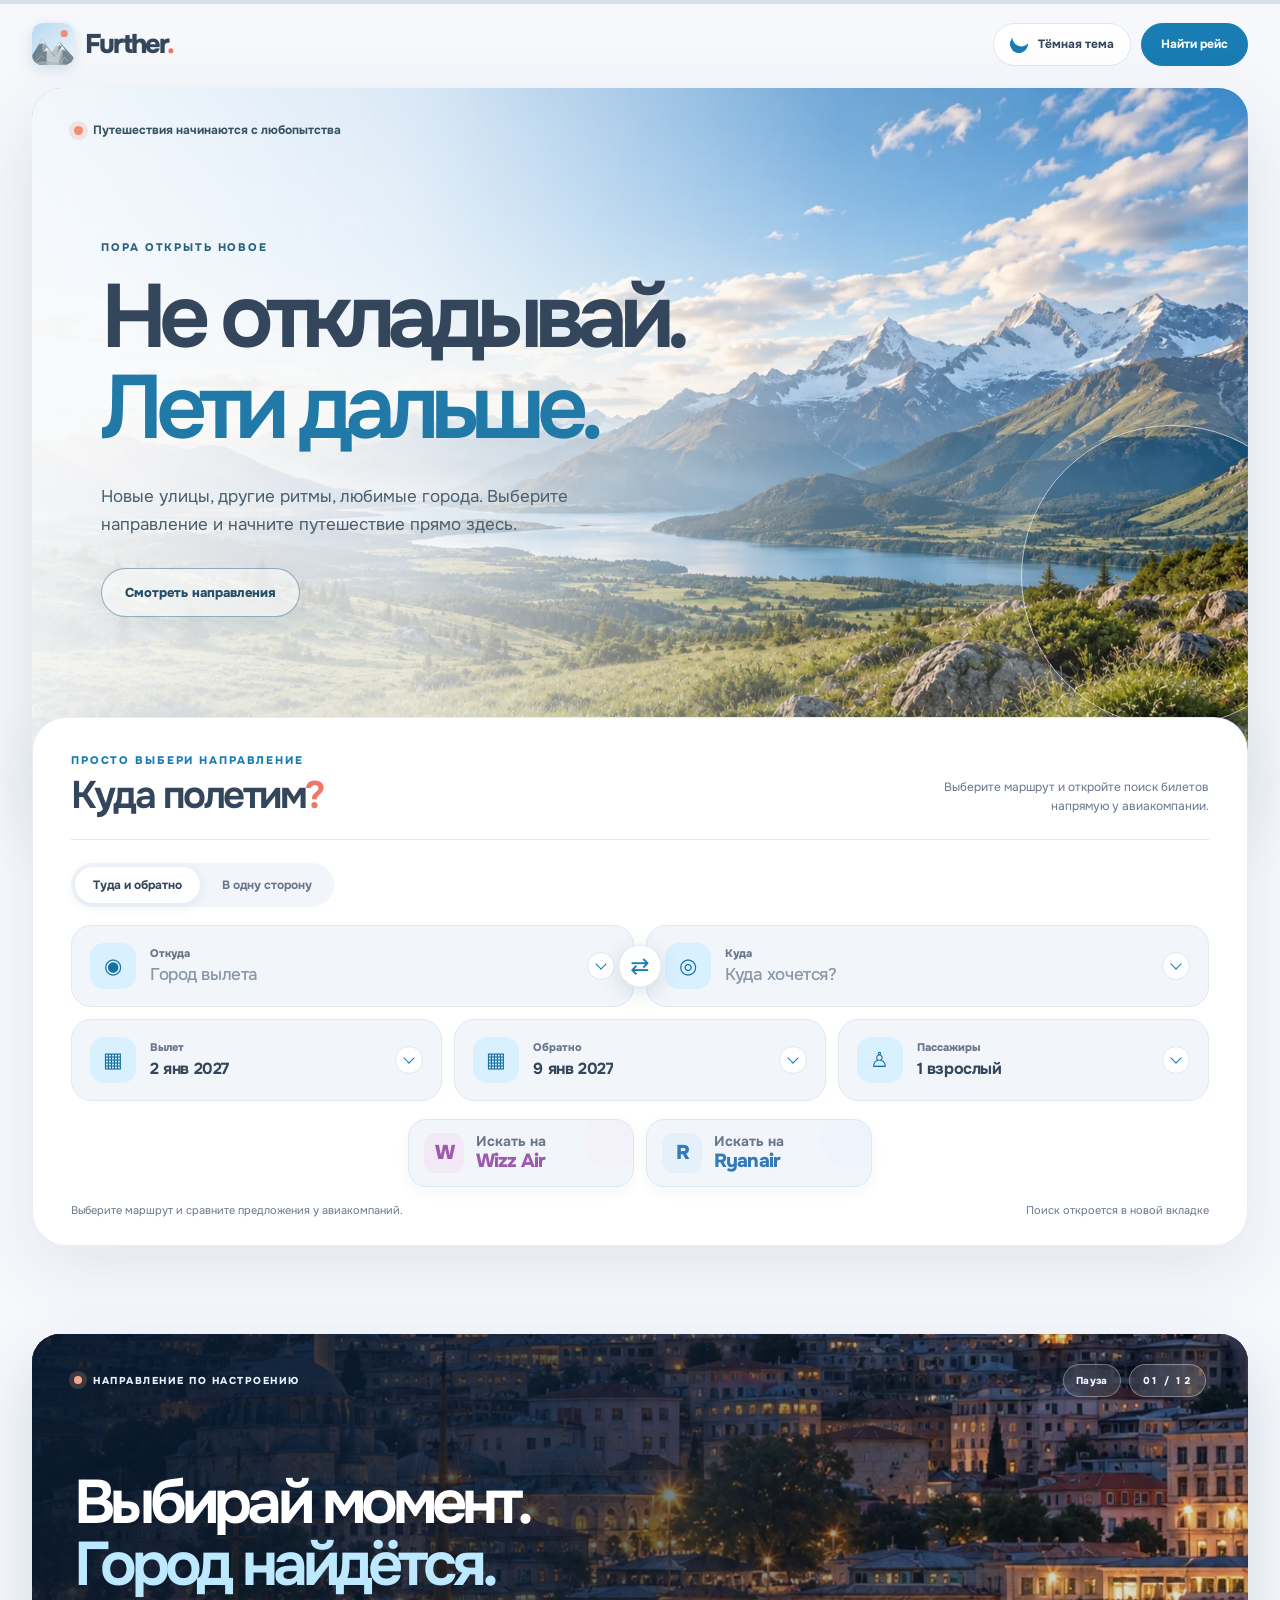
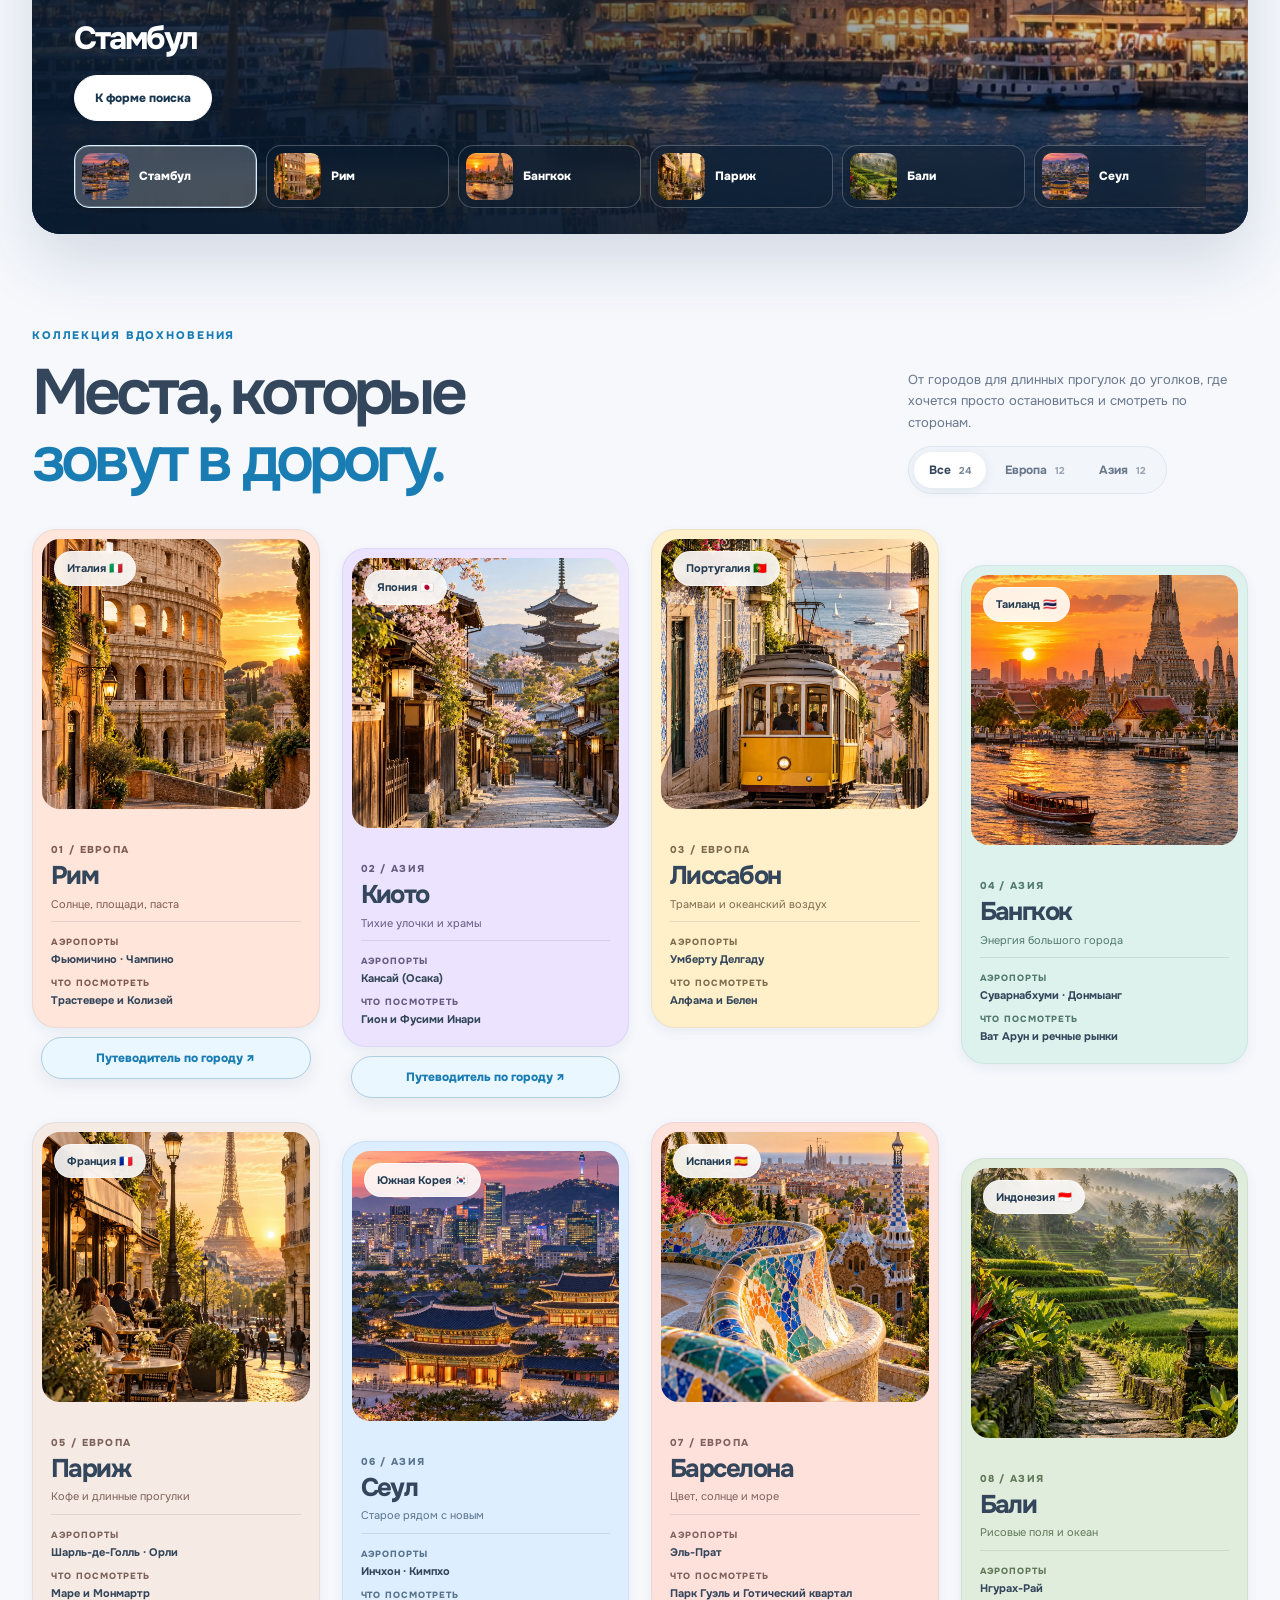
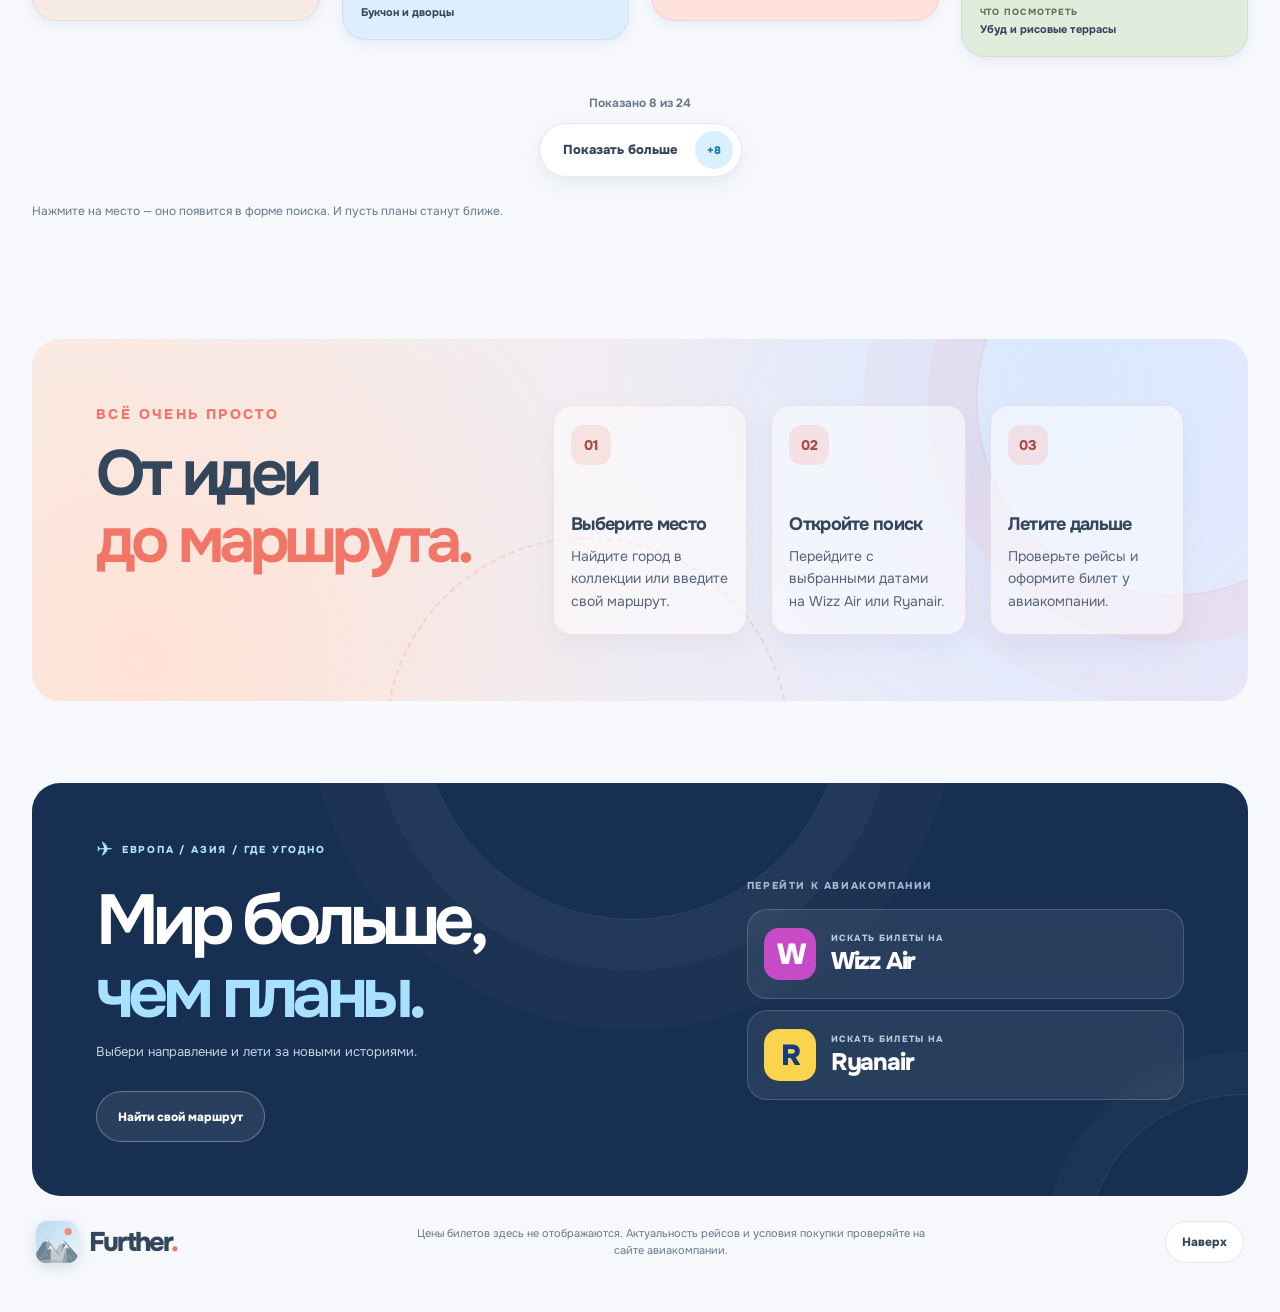
<file: index.html>
<!doctype html>
<html lang="ru" data-theme="light">
<head>
  <!-- Метаданные и ресурсы страницы -->
  <meta charset="UTF-8">
  <meta name="viewport" content="width=device-width, initial-scale=1">
  <meta name="theme-color" content="#f6f8fc">
  <meta name="description" content="Откройте Европу и Азию по-новому. Выберите маршрут и перейдите к поиску билетов на Wizz Air или Ryanair.">
  <title>Further — лететь навстречу новому</title>
  <link rel="icon" type="image/svg+xml" href="./favicon-further.svg">
  <link rel="preconnect" href="https://fonts.googleapis.com">
  <link rel="preconnect" href="https://fonts.gstatic.com" crossorigin>
  <link href="https://fonts.googleapis.com/css2?family=Onest:wght@400;500;600;700;800&display=swap" rel="stylesheet">
  <link rel="preload" href="./assets/hero-mountains-green.webp" as="image">
  <link rel="stylesheet" href="./styles.css">
  <script>try{document.documentElement.dataset.theme=localStorage.getItem('dalshe-theme')==='dark'?'dark':'light'}catch(e){}</script>
  <script src="./app.js" defer></script>
  <script src="./reading-progress.js" defer></script>
</head>
<body>
  <div class="home-reading-progress" aria-hidden="true"><span id="home-reading-progress-bar"></span></div>
  <a class="skip-link" href="#main">К содержимому</a>
  <!-- Шапка сайта -->
  <header class="site-header shell">
    <a class="brand" href="#top" aria-label="Further — на главную"><img class="brand-mark" src="./assets/further-mark.svg" alt=""><span>Further<span class="brand-dot">.</span></span></a>
    <div class="header-actions"><button class="theme-toggle" id="theme-toggle" type="button" aria-label="Включить тёмную тему" title="Переключить тему"><span class="theme-toggle-icon" aria-hidden="true"></span><span class="theme-toggle-text">Тёмная тема</span></button><a class="header-cta" href="#flight-search">Найти рейс</a></div>
  </header>
  <main id="main">
    <!-- Первый экран с горным пейзажем -->
    <section class="hero shell" id="top" aria-labelledby="hero-title">
      <div class="hero-photo" role="img" aria-label="Зелёная горная долина с озером и снежными вершинами"></div><div class="hero-wash"></div>
      <div class="hero-topline"><span class="hero-signal" aria-hidden="true"></span><span>Путешествия начинаются с любопытства</span></div>
      <div class="hero-content"><p class="eyebrow">ПОРА ОТКРЫТЬ НОВОЕ</p><h1 id="hero-title"><span class="hero-first-line">Не откладывай.</span><br><em>Лети дальше.</em></h1><p class="hero-copy">Новые улицы, другие ритмы, любимые города. Выберите направление и начните путешествие прямо здесь.</p><a class="hero-scroll" href="#destinations">Смотреть направления</a></div>
      <div class="hero-bottomline" aria-hidden="true"><span>ТВОЙ СЛЕДУЮЩИЙ МАРШРУТ</span></div>
    </section>

    <!-- Форма выбора маршрута и перехода к авиакомпаниям -->
    <section class="search-section shell reveal" id="flight-search" aria-labelledby="search-title">
      <div class="search-heading"><div><p class="eyebrow muted">ПРОСТО ВЫБЕРИ НАПРАВЛЕНИЕ</p><h2 id="search-title">Куда полетим<span>?</span></h2></div><p>Выберите маршрут и откройте поиск билетов напрямую у авиакомпании.</p></div>
      <form id="flight-form" novalidate>
        <fieldset class="trip-type"><legend class="sr-only">Тип поездки</legend><label><input type="radio" name="trip" value="round" checked><span>Туда и обратно</span></label><label><input type="radio" name="trip" value="oneway"><span>В одну сторону</span></label></fieldset>
        <div class="route-row">
          <div class="search-control city-control" id="origin-control"><span class="control-icon" aria-hidden="true">◉</span><div class="control-copy"><label for="origin">Откуда</label><input id="origin" name="origin" role="combobox" aria-autocomplete="list" aria-controls="origin-options" aria-expanded="false" placeholder="Город вылета" autocomplete="off" required></div><span class="control-chevron" aria-hidden="true"></span><div class="city-menu popover" id="origin-options" role="listbox" aria-label="Города вылета" hidden></div></div>
          <button class="swap-button" type="button" id="swap-cities" aria-label="Поменять города местами">⇄</button>
          <div class="search-control city-control" id="destination-control"><span class="control-icon" aria-hidden="true">◎</span><div class="control-copy"><label for="destination">Куда</label><input id="destination" name="destination" role="combobox" aria-autocomplete="list" aria-controls="destination-options" aria-expanded="false" placeholder="Куда хочется?" autocomplete="off" required></div><span class="control-chevron" aria-hidden="true"></span><div class="city-menu popover" id="destination-options" role="listbox" aria-label="Города прилёта" hidden></div></div>
        </div>
        <div class="detail-row" id="detail-row">
          <div class="search-control picker-control" id="departure-control"><button type="button" class="control-button" id="departure-trigger" aria-haspopup="dialog" aria-controls="departure-calendar" aria-expanded="false"><span class="control-icon" aria-hidden="true">▦</span><span class="control-copy"><span class="control-label">Вылет</span><strong id="departure-label">Выбрать дату</strong></span><span class="control-chevron" aria-hidden="true"></span></button><div class="calendar-panel popover" id="departure-calendar" role="dialog" aria-label="Дата вылета" hidden></div></div>
          <div class="search-control picker-control" id="return-control"><button type="button" class="control-button" id="return-trigger" aria-haspopup="dialog" aria-controls="return-calendar" aria-expanded="false"><span class="control-icon" aria-hidden="true">▦</span><span class="control-copy"><span class="control-label">Обратно</span><strong id="return-label">Выбрать дату</strong></span><span class="control-chevron" aria-hidden="true"></span></button><div class="calendar-panel popover" id="return-calendar" role="dialog" aria-label="Дата обратного рейса" hidden></div></div>
          <div class="search-control picker-control" id="passenger-control"><button type="button" class="control-button" id="passenger-trigger" aria-haspopup="dialog" aria-controls="passenger-panel" aria-expanded="false"><span class="control-icon" aria-hidden="true">♙</span><span class="control-copy"><span class="control-label">Пассажиры</span><strong id="passenger-label">1 взрослый</strong></span><span class="control-chevron" aria-hidden="true"></span></button><div class="passenger-panel popover" id="passenger-panel" role="dialog" aria-label="Количество пассажиров" hidden><div><strong>Взрослые</strong><small>От 12 лет</small></div><div class="counter"><button type="button" id="passenger-minus" aria-label="Уменьшить количество пассажиров">−</button><output id="passenger-count">1</output><button type="button" id="passenger-plus" aria-label="Увеличить количество пассажиров">+</button></div><button type="button" class="panel-done" id="passenger-done">Готово</button></div></div>
        </div>
        <div class="airline-actions"><button class="airline-button wizz-button" type="button" data-airline="wizz"><span class="airline-symbol" aria-hidden="true">W</span><span class="airline-name">Искать на <strong>Wizz Air</strong></span></button><button class="airline-button ryanair-button" type="button" data-airline="ryanair"><span class="airline-symbol" aria-hidden="true">R</span><span class="airline-name">Искать на <strong>Ryanair</strong></span></button></div>
        <div class="search-bottom"><p id="form-message" role="status">Выберите маршрут и сравните предложения у авиакомпаний.</p><span>Поиск откроется в новой вкладке</span></div>
      </form>
    </section>

    <!-- Баннер с каруселью городов -->
    <section class="spotlight shell reveal" aria-labelledby="spotlight-title">
      <div class="spotlight-image"><img id="idea-image" src="./assets/istanbul.webp" alt="Стамбул и Босфор вечером" loading="lazy"></div>
      <div class="spotlight-shade" aria-hidden="true"></div>
      <div class="spotlight-inner">
        <div class="spotlight-top"><span class="spotlight-kicker"><i aria-hidden="true"></i> НАПРАВЛЕНИЕ ПО НАСТРОЕНИЮ</span><span class="spotlight-meta"><button id="idea-play-toggle" type="button" aria-label="Остановить карусель городов">Пауза</button><span id="idea-counter">01 / 12</span></span></div>
        <div class="spotlight-main"><h2 id="spotlight-title">Выбирай момент.<br><em>Город найдётся.</em></h2><div class="spotlight-place"><strong id="idea-city" aria-live="polite">Стамбул</strong></div><div class="spotlight-actions"><button id="idea-pick" class="idea-pick" type="button">К форме поиска</button></div></div>
        <div class="spotlight-rail" id="idea-rail" role="group" aria-label="Карусель городов — прокрутите для выбора"></div>
      </div>
    </section>
    <!-- Каталог направлений с фильтрами и пагинацией -->
    <section class="destinations shell" id="destinations" aria-labelledby="destinations-title">
      <div class="section-heading reveal"><div><p class="eyebrow muted">КОЛЛЕКЦИЯ ВДОХНОВЕНИЯ</p><h2 id="destinations-title">Места, которые<br><em>зовут в дорогу.</em></h2></div><div class="section-side"><p>От городов для длинных прогулок до уголков, где хочется просто остановиться и смотреть по сторонам.</p><div class="region-filters" role="group" aria-label="Регион направлений"><button class="filter is-active" type="button" data-filter="all" aria-pressed="true">Все <span>24</span></button><button class="filter" type="button" data-filter="europe" aria-pressed="false">Европа <span>12</span></button><button class="filter" type="button" data-filter="asia" aria-pressed="false">Азия <span>12</span></button></div></div></div>
      <div class="destination-grid" id="destination-grid"></div>
      <div class="destination-more-wrap"><p id="destination-progress" aria-live="polite">Показано 8 из 24</p><div class="destination-controls"><button class="destination-more" id="destination-more" type="button"><span>Показать больше</span><small id="destination-more-count">+8</small></button><button class="destination-less" id="destination-less" type="button" hidden>Показать меньше</button></div></div>
      <p class="destination-note">Нажмите на место — оно появится в форме поиска. И пусть планы станут ближе.</p>
    </section>
    <!-- Три шага от идеи до поиска билета -->
    <section class="how-it-works shell reveal" id="how-it-works" aria-labelledby="how-title"><div class="how-heading"><p class="eyebrow">ВСЁ ОЧЕНЬ ПРОСТО</p><h2 id="how-title">От идеи<br><em>до маршрута.</em></h2></div><div class="steps"><div class="step"><span class="step-number">01</span><h3>Выберите место</h3><p>Найдите город в коллекции или введите свой маршрут.</p></div><div class="step"><span class="step-number">02</span><h3>Откройте поиск</h3><p>Перейдите с выбранными датами на Wizz Air или Ryanair.</p></div><div class="step"><span class="step-number">03</span><h3>Летите дальше</h3><p>Проверьте рейсы и оформите билет у авиакомпании.</p></div></div></section>
  </main>
  <!-- Подвал и ссылки на авиакомпании -->
  <footer class="site-footer shell"><div class="footer-main"><div class="footer-intro"><span class="footer-eyebrow"><span aria-hidden="true">✈︎</span> ЕВРОПА / АЗИЯ / ГДЕ УГОДНО</span><h2>Мир больше,<br><em>чем планы.</em></h2><p>Выбери направление и лети за новыми историями.</p><a class="footer-search" href="#flight-search">Найти свой маршрут</a></div><div class="footer-airlines"><span class="footer-airlines-label">ПЕРЕЙТИ К АВИАКОМПАНИИ</span><a class="footer-airline footer-wizz" href="https://www.wizzair.com/" target="_blank" rel="noopener noreferrer"><span class="footer-airline-mark" aria-hidden="true">W</span><span><small>ИСКАТЬ БИЛЕТЫ НА</small><strong>Wizz Air</strong></span></a><a class="footer-airline footer-ryanair" href="https://www.ryanair.com/" target="_blank" rel="noopener noreferrer"><span class="footer-airline-mark" aria-hidden="true">R</span><span><small>ИСКАТЬ БИЛЕТЫ НА</small><strong>Ryanair</strong></span></a></div></div><div class="footer-base"><a class="brand" href="#top" aria-label="Further — наверх"><img class="brand-mark" src="./assets/further-mark.svg" alt=""><span>Further<span class="brand-dot">.</span></span></a><p>Цены билетов здесь не отображаются. Актуальность рейсов и условия покупки проверяйте на сайте авиакомпании.</p><a class="back-top" href="#top" aria-label="Наверх страницы">Наверх</a></div></footer>
</body>
</html>
</file>
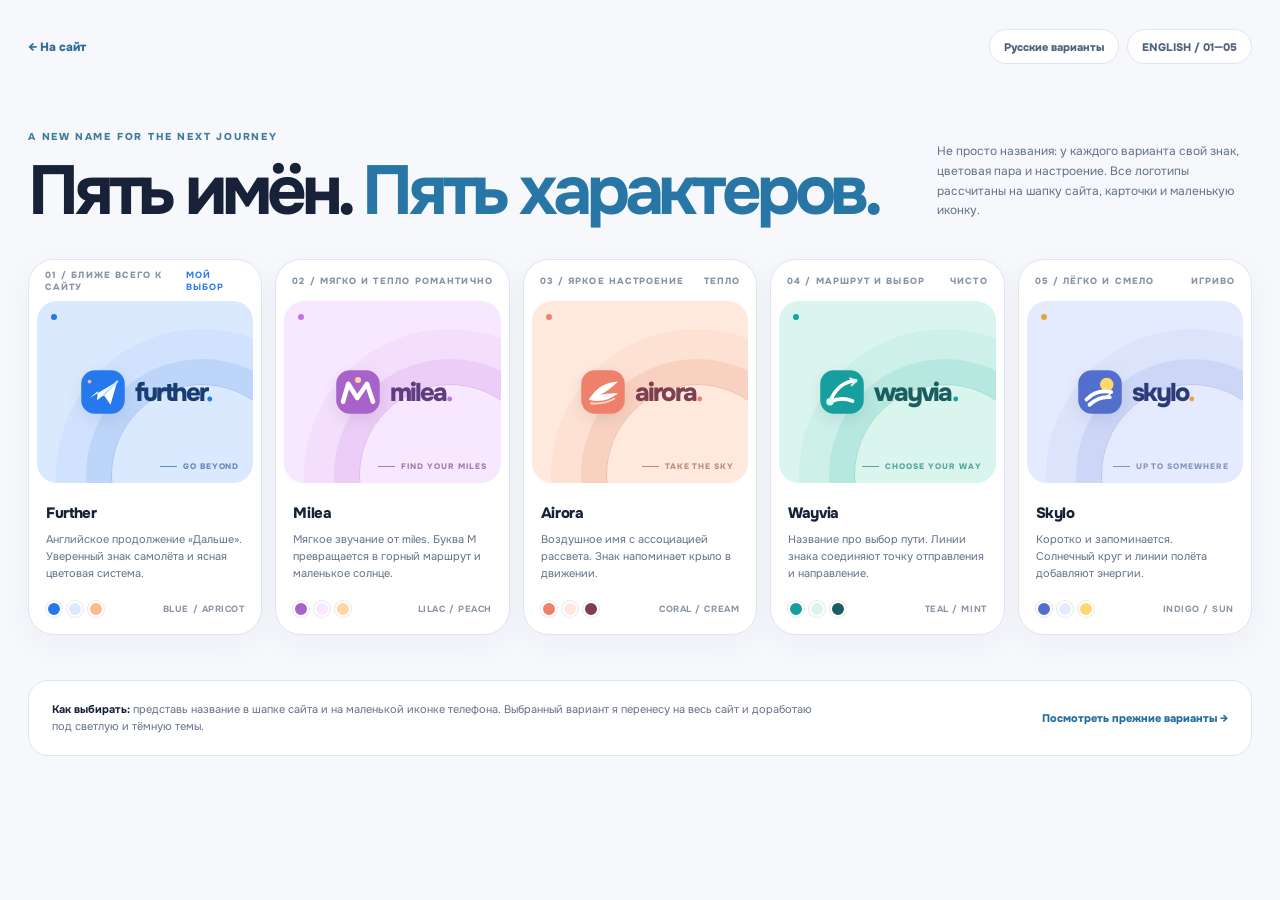
<file: brand-concepts-en.html>
<!doctype html>
<html lang="ru">
<head>
<meta charset="UTF-8"><meta name="viewport" content="width=device-width,initial-scale=1">
<meta name="theme-color" content="#f7f8fc"><meta name="description" content="Пять английских названий и цветных логотипов для сайта перелётов по Европе и Азии.">
<title>English names — варианты логотипа</title>
<link rel="preconnect" href="https://fonts.googleapis.com"><link rel="preconnect" href="https://fonts.gstatic.com" crossorigin>
<link href="https://fonts.googleapis.com/css2?family=Onest:wght@400;500;600;700;800&display=swap" rel="stylesheet">
<style>
/* Основа страницы и навигация */
:root{--ink:#172238;--muted:#637187;--line:#e0e5ef}
*{box-sizing:border-box}body{margin:0;background:#f7f8fc;color:var(--ink);font-family:Onest,Arial,sans-serif;-webkit-font-smoothing:antialiased}a{color:inherit;text-decoration:none}button{font:inherit}.wrap{width:min(1500px,calc(100% - 56px));margin:auto}
header{display:flex;justify-content:space-between;align-items:center;gap:18px;padding:29px 0}.back{font-size:12px;font-weight:800;color:#2d6b97}.back:hover{text-decoration:underline}.head-actions{display:flex;gap:8px;align-items:center}.pill{display:inline-flex;align-items:center;min-height:35px;padding:0 14px;border:1px solid var(--line);border-radius:999px;background:#fff;color:#50637e;font-size:11px;font-weight:800}.pill:hover{border-color:#8eb5d3;color:#23638d}
/* Вступление и карточки логотипов */
.intro{display:grid;grid-template-columns:1fr auto;align-items:end;gap:25px;padding:37px 0 31px}.eyebrow{margin:0;color:#3e7b9f;font-size:10px;font-weight:800;letter-spacing:.18em;text-transform:uppercase}h1{max-width:930px;margin:12px 0 0;font-size:clamp(42px,5.4vw,74px);font-weight:700;line-height:1.06;letter-spacing:-.075em}h1 em{color:#2876a5;font-style:normal}.intro-copy{max-width:315px;margin:0 0 7px;color:var(--muted);font-size:12px;line-height:1.65}
.ideas{display:grid;grid-template-columns:repeat(5,minmax(0,1fr));gap:13px;padding-bottom:45px}.idea{min-width:0;overflow:hidden;border:1px solid var(--line);border-radius:26px;background:#fff;box-shadow:0 9px 32px rgba(31,57,89,.045);transition:transform .3s,box-shadow .3s}.idea:hover{transform:translateY(-7px);box-shadow:0 22px 43px rgba(31,57,89,.12)}.idea-top{display:flex;justify-content:space-between;align-items:center;height:41px;padding:0 16px;color:#8794a6;font-size:9px;font-weight:800;letter-spacing:.12em}.idea-top strong{color:var(--accent)}.stage{position:relative;display:flex;align-items:center;justify-content:center;min-height:182px;margin:0 8px;overflow:hidden;border-radius:20px;background:var(--stage);color:var(--word)}.stage::before{content:"";position:absolute;right:-40px;bottom:-83px;width:180px;height:180px;border:1px solid var(--orb);border-radius:50%;box-shadow:0 0 0 25px color-mix(in srgb,var(--orb) 44%,transparent),0 0 0 55px color-mix(in srgb,var(--orb) 20%,transparent)}.stage::after{content:"";position:absolute;top:13px;left:14px;width:6px;height:6px;border-radius:50%;background:var(--accent)}.logo{position:relative;z-index:1;display:flex;align-items:center;gap:8px;padding:5px}.logomark{flex:none;width:48px;height:48px;filter:drop-shadow(0 5px 8px rgba(0,0,0,.08))}.wordmark{white-space:nowrap;font-size:clamp(21px,2vw,29px);font-weight:800;letter-spacing:-.075em}.wordmark span{color:var(--accent)}.mini{position:absolute;right:14px;bottom:12px;display:flex;align-items:center;gap:6px;color:var(--mini);font-size:8px;font-weight:800;letter-spacing:.12em}.mini i{display:block;width:17px;height:1px;background:currentColor}.idea-body{min-height:145px;padding:20px 17px 17px}.idea-body h2{margin:0 0 8px;font-size:15px;font-weight:800;letter-spacing:-.025em}.idea-body p{min-height:57px;margin:0;color:var(--muted);font-size:11px;line-height:1.55}.palette{display:flex;align-items:center;gap:5px;margin-top:13px}.palette span{width:16px;height:16px;border:2px solid #fff;border-radius:50%;box-shadow:0 0 0 1px rgba(23,34,56,.1)}.palette small{margin-left:auto;color:#8994a4;font-size:9px;font-weight:700;letter-spacing:.06em}
.further{--stage:#dbe9ff;--word:#173d72;--accent:#2678ef;--orb:#a3c3f3;--mini:#6389bc}.milea{--stage:#f7e8ff;--word:#603d81;--accent:#be76e1;--orb:#e0b7ef;--mini:#a479ad}.airora{--stage:#ffe9dc;--word:#7e3f50;--accent:#f3806e;--orb:#f2bcaa;--mini:#bc897b}.wayvia{--stage:#d9f5ed;--word:#195e60;--accent:#11a5a6;--orb:#9cddd4;--mini:#56a49d}.skylo{--stage:#e5ebff;--word:#2d3b79;--accent:#e3a63c;--orb:#b9c5ee;--mini:#8494bd}
.swipe-hint{display:none}.note{display:flex;justify-content:space-between;gap:20px;align-items:center;margin-bottom:38px;padding:20px 23px;border:1px solid #dbe5f1;border-radius:20px;background:#fff}.note p{max-width:760px;margin:0;color:var(--muted);font-size:11px;line-height:1.55}.note strong{color:var(--ink)}.note a{flex:none;color:#246fa0;font-size:11px;font-weight:800}.note a:hover{text-decoration:underline}
/* Адаптивная раскладка */
@media(max-width:1100px){.intro{grid-template-columns:1fr}.intro-copy{max-width:750px}.swipe-hint{display:block;margin:0 0 11px;color:#347da8;font-size:10px;font-weight:800;letter-spacing:.08em}.ideas{display:flex;overflow-x:auto;scroll-snap-type:x mandatory;padding:0 2px 24px}.idea{flex:0 0 250px;scroll-snap-align:start}.stage{min-height:190px}.wordmark{font-size:28px}}
@media(max-width:560px){.wrap{width:calc(100% - 28px)}header{padding:18px 0}.head-actions .pill:first-child{display:none}.intro{padding:28px 0 26px}h1{font-size:45px}.intro-copy{font-size:12px}.idea{flex-basis:245px}.note{display:block;padding:19px}.note a{display:inline-block;margin-top:12px}}
@media(prefers-reduced-motion:reduce){*{transition:none!important}}
</style>
</head>
<body><div class="wrap">
<!-- Навигация между страницами -->
<header><a class="back" href="./index.html">← На сайт</a><div class="head-actions"><a class="pill" href="./brand-concepts.html">Русские варианты</a><span class="pill">ENGLISH / 01—05</span></div></header>
<!-- Вступление и варианты логотипов -->
<section class="intro"><div><p class="eyebrow">A NEW NAME FOR THE NEXT JOURNEY</p><h1>Пять имён. <em>Пять характеров.</em></h1></div><p class="intro-copy">Не просто названия: у каждого варианта свой знак, цветовая пара и настроение. Все логотипы рассчитаны на шапку сайта, карточки и маленькую иконку.</p></section>
<p class="swipe-hint">ЛИСТАЙ ВАРИАНТЫ →</p><main class="ideas" aria-label="Варианты названия и логотипа">
<article class="idea further"><div class="idea-top"><span>01 / БЛИЖЕ ВСЕГО К САЙТУ</span><strong>МОЙ ВЫБОР</strong></div><div class="stage"><div class="logo"><svg class="logomark" viewBox="0 0 64 64" aria-hidden="true"><rect x="3" y="3" width="58" height="58" rx="18" fill="#2678ef"/><path d="M14 40 51 18 42 49 33 36 24 43 25 31Z" fill="#fff"/><path d="m33 36 18-18" stroke="#bde8ff" stroke-width="3" stroke-linecap="round"/><circle cx="14" cy="18" r="2.5" fill="#ffb890"/></svg><strong class="wordmark">further<span>.</span></strong></div><span class="mini"><i></i>GO BEYOND</span></div><div class="idea-body"><h2>Further</h2><p>Английское продолжение «Дальше». Уверенный знак самолёта и ясная цветовая система.</p><div class="palette"><span style="background:#2678ef"></span><span style="background:#dbe9ff"></span><span style="background:#ffb890"></span><small>BLUE / APRICOT</small></div></div></article>
<article class="idea milea"><div class="idea-top"><span>02 / МЯГКО И ТЕПЛО</span><span>РОМАНТИЧНО</span></div><div class="stage"><div class="logo"><svg class="logomark" viewBox="0 0 64 64" aria-hidden="true"><rect x="3" y="3" width="58" height="58" rx="18" fill="#a763c9"/><path d="M12 45 19 21 31 40 44 21 52 45" fill="none" stroke="#fff" stroke-width="6" stroke-linecap="round" stroke-linejoin="round"/><circle cx="32" cy="16" r="4" fill="#ffd5a4"/></svg><strong class="wordmark">milea<span>.</span></strong></div><span class="mini"><i></i>FIND YOUR MILES</span></div><div class="idea-body"><h2>Milea</h2><p>Мягкое звучание от miles. Буква M превращается в горный маршрут и маленькое солнце.</p><div class="palette"><span style="background:#a763c9"></span><span style="background:#f7e8ff"></span><span style="background:#ffd5a4"></span><small>LILAC / PEACH</small></div></div></article>
<article class="idea airora"><div class="idea-top"><span>03 / ЯРКОЕ НАСТРОЕНИЕ</span><span>ТЕПЛО</span></div><div class="stage"><div class="logo"><svg class="logomark" viewBox="0 0 64 64" aria-hidden="true"><rect x="3" y="3" width="58" height="58" rx="18" fill="#ef806b"/><path d="M13 42c12-18 24-23 39-24-7 7-14 13-24 18 9-2 17-3 24-2-11 8-24 13-39 8Z" fill="#fff"/><path d="M16 47c10 1 22-1 31-6" fill="none" stroke="#ffd3b3" stroke-width="2.5" stroke-linecap="round"/></svg><strong class="wordmark">airora<span>.</span></strong></div><span class="mini"><i></i>TAKE THE SKY</span></div><div class="idea-body"><h2>Airora</h2><p>Воздушное имя с ассоциацией рассвета. Знак напоминает крыло в движении.</p><div class="palette"><span style="background:#ef806b"></span><span style="background:#ffe9dc"></span><span style="background:#7e3f50"></span><small>CORAL / CREAM</small></div></div></article>
<article class="idea wayvia"><div class="idea-top"><span>04 / МАРШРУТ И ВЫБОР</span><span>ЧИСТО</span></div><div class="stage"><div class="logo"><svg class="logomark" viewBox="0 0 64 64" aria-hidden="true"><rect x="3" y="3" width="58" height="58" rx="18" fill="#179e9e"/><path d="M16 45c7-18 19-27 34-28M16 45c11-5 20-5 30-1" fill="none" stroke="#fff" stroke-width="5" stroke-linecap="round"/><circle cx="16" cy="45" r="5" fill="#d9fff3"/><path d="m43 14 8 3-6 6" fill="none" stroke="#c7f8e6" stroke-width="3" stroke-linecap="round" stroke-linejoin="round"/></svg><strong class="wordmark">wayvia<span>.</span></strong></div><span class="mini"><i></i>CHOOSE YOUR WAY</span></div><div class="idea-body"><h2>Wayvia</h2><p>Название про выбор пути. Линии знака соединяют точку отправления и направление.</p><div class="palette"><span style="background:#179e9e"></span><span style="background:#d9f5ed"></span><span style="background:#195e60"></span><small>TEAL / MINT</small></div></div></article>
<article class="idea skylo"><div class="idea-top"><span>05 / ЛЁГКО И СМЕЛО</span><span>ИГРИВО</span></div><div class="stage"><div class="logo"><svg class="logomark" viewBox="0 0 64 64" aria-hidden="true"><rect x="3" y="3" width="58" height="58" rx="18" fill="#536fce"/><circle cx="41" cy="22" r="9" fill="#ffd86d"/><path d="M14 42c8-9 18-13 33-10M18 49c9-8 18-11 27-10" fill="none" stroke="#fff" stroke-width="5" stroke-linecap="round"/><path d="m41 31 7 1-5 5" fill="none" stroke="#fff" stroke-width="2" stroke-linecap="round" stroke-linejoin="round"/></svg><strong class="wordmark">skylo<span>.</span></strong></div><span class="mini"><i></i>UP TO SOMEWHERE</span></div><div class="idea-body"><h2>Skylo</h2><p>Коротко и запоминается. Солнечный круг и линии полёта добавляют энергии.</p><div class="palette"><span style="background:#536fce"></span><span style="background:#e5ebff"></span><span style="background:#ffd86d"></span><small>INDIGO / SUN</small></div></div></article>
</main>
<!-- Подсказка по выбору логотипа -->
<div class="note"><p><strong>Как выбирать:</strong> представь название в шапке сайта и на маленькой иконке телефона. Выбранный вариант я перенесу на весь сайт и доработаю под светлую и тёмную темы.</p><a href="./brand-concepts.html">Посмотреть прежние варианты →</a></div>
</div></body></html>
</file>
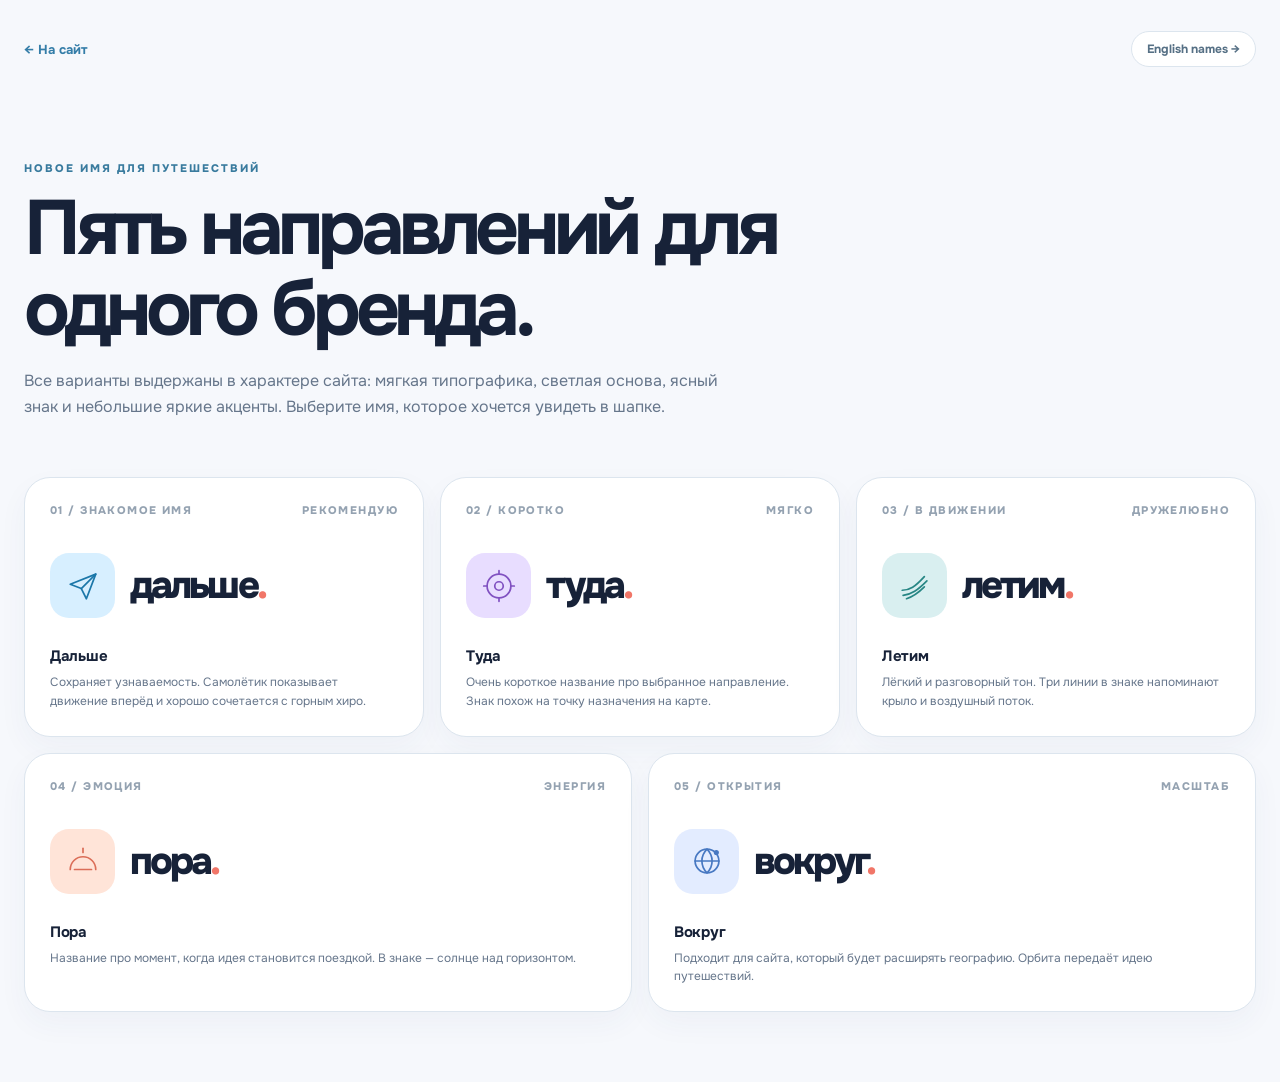
<file: brand-concepts.html>
<!doctype html>
<html lang="ru">
<head>
<meta charset="UTF-8"><meta name="viewport" content="width=device-width,initial-scale=1">
<meta name="theme-color" content="#f6f8fc"><title>Название и логотип — варианты для сайта</title>
<link rel="preconnect" href="https://fonts.googleapis.com"><link rel="preconnect" href="https://fonts.gstatic.com" crossorigin>
<link href="https://fonts.googleapis.com/css2?family=Onest:wght@400;500;600;700;800&display=swap" rel="stylesheet">
<style>
/* Основа страницы и навигация */
:root{--ink:#172238;--muted:#66768b;--line:#dce5ee}
*{box-sizing:border-box}body{margin:0;background:#f6f8fc;color:var(--ink);font-family:Onest,Arial,sans-serif}
a{color:inherit;text-decoration:none}.wrap{width:min(1250px,calc(100% - 48px));margin:auto}
header{display:flex;justify-content:space-between;align-items:center;padding:31px 0}
.back{font-size:13px;font-weight:700;color:#347da8}.badge{padding:9px 15px;border:1px solid var(--line);border-radius:999px;color:#567085;font-size:12px;font-weight:700;background:#fff}
/* Вступление и карточки логотипов */
.intro{padding:52px 0 42px}.eyebrow{font-size:11px;font-weight:800;letter-spacing:.18em;color:#397b9e}
h1{max-width:970px;margin:14px 0 18px;font-size:clamp(43px,6vw,82px);line-height:1.05;letter-spacing:-.07em}
.intro p:last-child{max-width:700px;color:var(--muted);font-size:16px;line-height:1.6}
.grid{display:grid;grid-template-columns:repeat(6,minmax(0,1fr));gap:16px;padding-bottom:70px}
.card{grid-column:span 2;min-height:255px;padding:25px;border:1px solid var(--line);border-radius:26px;background:#fff;box-shadow:0 12px 30px rgba(42,75,111,.045)}
.card:nth-child(4),.card:nth-child(5){grid-column:span 3}
.card-top{display:flex;align-items:center;justify-content:space-between;color:#94a2b1;font-size:11px;font-weight:800;letter-spacing:.13em}
.mark-row{display:flex;align-items:center;gap:15px;margin:36px 0 28px}
.mark{width:65px;height:65px;display:grid;place-items:center;flex:0 0 65px;border-radius:19px}
.mark svg{width:34px;height:34px;fill:none;stroke:currentColor;stroke-width:2;stroke-linecap:round;stroke-linejoin:round}
.word{font-size:clamp(30px,3vw,44px);font-weight:800;letter-spacing:-.075em}
.dot{color:#f17668}.card h2{margin:0 0 7px;font-size:15px;letter-spacing:-.02em}.card p{margin:0;color:var(--muted);font-size:12px;line-height:1.55}
.one .mark{background:#d7efff;color:#1b77a9}.two .mark{background:#e8ddff;color:#8051c1}.three .mark{background:#d9eff0;color:#278684}.four .mark{background:#ffe4d8;color:#db6e58}.five .mark{background:#e3ecff;color:#4778c2}
.card:hover{transform:translateY(-5px);box-shadow:0 20px 36px rgba(42,75,111,.1);transition:.25s}
/* Адаптивная раскладка */
@media(max-width:850px){.card{grid-column:span 3}.card:nth-child(4),.card:nth-child(5){grid-column:span 3}.word{font-size:35px}}
@media(max-width:560px){.wrap{width:calc(100% - 28px)}header{padding:20px 0}.intro{padding:36px 0 25px}h1{font-size:43px}.grid{grid-template-columns:1fr}.card,.card:nth-child(4),.card:nth-child(5){grid-column:auto;min-height:225px}.mark-row{margin:25px 0}}
</style>
</head><body>
<div class="wrap"><!-- Навигация между страницами --><header><a class="back" href="./index.html">← На сайт</a><a class="badge" href="./brand-concepts-en.html">English names →</a></header>
<!-- Вступление и варианты логотипов -->
<section class="intro"><p class="eyebrow">НОВОЕ ИМЯ ДЛЯ ПУТЕШЕСТВИЙ</p><h1>Пять направлений для одного бренда.</h1><p>Все варианты выдержаны в характере сайта: мягкая типографика, светлая основа, ясный знак и небольшие яркие акценты. Выберите имя, которое хочется увидеть в шапке.</p></section>
<main class="grid">
<article class="card one"><div class="card-top"><span>01 / ЗНАКОМОЕ ИМЯ</span><span>РЕКОМЕНДУЮ</span></div><div class="mark-row"><span class="mark"><svg viewBox="0 0 40 40"><path d="M5 18 35 6 24 35l-6-12-13-5Z"/><path d="M18 23 35 6"/></svg></span><span class="word">дальше<span class="dot">.</span></span></div><h2>Дальше</h2><p>Сохраняет узнаваемость. Самолётик показывает движение вперёд и хорошо сочетается с горным хиро.</p></article>
<article class="card two"><div class="card-top"><span>02 / КОРОТКО</span><span>МЯГКО</span></div><div class="mark-row"><span class="mark"><svg viewBox="0 0 40 40"><circle cx="20" cy="20" r="14"/><circle cx="20" cy="20" r="5"/><path d="M20 2v4M20 34v4M2 20h4M34 20h4"/></svg></span><span class="word">туда<span class="dot">.</span></span></div><h2>Туда</h2><p>Очень короткое название про выбранное направление. Знак похож на точку назначения на карте.</p></article>
<article class="card three"><div class="card-top"><span>03 / В ДВИЖЕНИИ</span><span>ДРУЖЕЛЮБНО</span></div><div class="mark-row"><span class="mark"><svg viewBox="0 0 40 40"><path d="M5 25c9 0 15-4 26-16M6 31c10-1 17-6 28-17M10 35c6-2 13-6 21-14"/></svg></span><span class="word">летим<span class="dot">.</span></span></div><h2>Летим</h2><p>Лёгкий и разговорный тон. Три линии в знаке напоминают крыло и воздушный поток.</p></article>
<article class="card four"><div class="card-top"><span>04 / ЭМОЦИЯ</span><span>ЭНЕРГИЯ</span></div><div class="mark-row"><span class="mark"><svg viewBox="0 0 40 40"><path d="M5 30a15 15 0 0 1 30 0"/><path d="M10 30h20"/><path d="M20 10V5"/></svg></span><span class="word">пора<span class="dot">.</span></span></div><h2>Пора</h2><p>Название про момент, когда идея становится поездкой. В знаке — солнце над горизонтом.</p></article>
<article class="card five"><div class="card-top"><span>05 / ОТКРЫТИЯ</span><span>МАСШТАБ</span></div><div class="mark-row"><span class="mark"><svg viewBox="0 0 40 40"><circle cx="20" cy="20" r="14"/><path d="M6 20h28M20 6c-4 4-6 9-6 14s2 10 6 14M20 6c4 4 6 9 6 14s-2 10-6 14"/><circle cx="31" cy="10" r="3" fill="currentColor" stroke="none"/></svg></span><span class="word">вокруг<span class="dot">.</span></span></div><h2>Вокруг</h2><p>Подходит для сайта, который будет расширять географию. Орбита передаёт идею путешествий.</p></article>
</main></div></body></html>
</file>
<file: styles.css>
/* Цветовые темы и базовые правила */
:root {
  --page:#f6f8fc; --surface:#fff; --surface-soft:#f2f6fb; --ink:#33465b; --muted:#68778c;
  --line:#dfe7f1; --accent:#197db4; --accent-soft:#d9f1ff; --violet:#8a4ce0; --coral:#f17668;
  --shadow:0 24px 75px rgba(34,65,111,.11); color-scheme:light; scroll-behavior:smooth;
}
html[data-theme="dark"] {
  --page:#101722; --surface:#1a2433; --surface-soft:#222f41; --ink:#f3f7fc; --muted:#aab9ca;
  --line:#354459; --accent:#7bd4ff; --accent-soft:#294662; --violet:#b99aff; --coral:#ff9b85;
  --shadow:0 24px 75px rgba(0,0,0,.25); color-scheme:dark;
}
*{box-sizing:border-box}
html{scroll-padding-top:24px}
body{margin:0;background:var(--page);color:var(--ink);font-family:Onest,"Avenir Next",system-ui,sans-serif;-webkit-font-smoothing:antialiased;transition:background .3s,color .3s}
button,input{font:inherit}
button{cursor:pointer}
button:disabled{cursor:not-allowed}
a{color:inherit;text-decoration:none}
img{display:block;width:100%}
[hidden]{display:none!important}
:focus-visible{outline:3px solid var(--accent);outline-offset:3px}
.sr-only{position:absolute;width:1px;height:1px;padding:0;margin:-1px;overflow:hidden;clip:rect(0,0,0,0);white-space:nowrap;border:0}
.skip-link{position:absolute;top:-70px;left:20px;z-index:100;padding:12px 18px;border-radius:14px;background:var(--ink);color:var(--surface)}
.skip-link:focus{top:12px}
.shell{width:min(1480px,calc(100% - 64px));margin-inline:auto}
h1,h2,h3,p{margin-top:0}
.eyebrow{margin:0 0 18px;color:#2b647e;font-size:11px;font-weight:800;letter-spacing:.17em}
.eyebrow.muted{color:var(--accent)}
/* Шапка и логотип */
.site-header{height:84px;display:flex;align-items:center;justify-content:space-between;gap:28px}
.brand{display:inline-flex;align-items:center;gap:11px;white-space:nowrap;font-size:27px;font-weight:800;letter-spacing:-.075em}
.brand-mark{display:block;flex:0 0 42px;width:42px;height:42px;filter:drop-shadow(0 4px 7px rgba(38,86,130,.16));transition:transform .3s}
.control-icon{font-family:Arial,sans-serif}
.brand:hover .brand-mark{transform:rotate(-10deg) scale(1.07)}
.brand-dot{color:var(--coral)}
.header-actions{display:flex;align-items:center;gap:10px}
.theme-toggle,.header-cta{height:43px;display:inline-flex;align-items:center;justify-content:center;gap:10px;padding:0 16px;border:1px solid var(--line);border-radius:999px;background:var(--surface);color:var(--ink);font-size:12px;font-weight:700;transition:transform .2s,background .2s,border-color .2s}
.theme-toggle:hover,.header-cta:hover{transform:translateY(-2px);border-color:var(--accent)}
.theme-toggle-icon{position:relative;width:18px;height:18px;border-radius:50%;box-shadow:inset 5px -5px 0 0 var(--accent);transform:rotate(-25deg)}
html[data-theme="dark"] .theme-toggle-icon{box-shadow:none;background:var(--accent);transform:scale(.68)}
html[data-theme="dark"] .theme-toggle-icon::before{content:"";position:absolute;inset:-5px;border:2px dotted var(--accent);border-radius:50%}
.header-cta{padding:0 19px;background:var(--ink);color:var(--surface);border-color:var(--ink)}
/* Первый экран */
.hero{position:relative;isolation:isolate;min-height:670px;overflow:hidden;border-radius:36px;background:#c9dce7}
.hero-photo,.hero-wash{position:absolute;inset:0}
.hero-photo{z-index:-3;background:url('./assets/hero-mountains-green.webp') center 56%/cover no-repeat;animation:hero-arrive 1.2s ease-out both}
.hero-wash{z-index:-2;background:linear-gradient(90deg,rgba(247,250,253,.96) 0%,rgba(247,250,253,.87) 28%,rgba(247,250,253,.4) 60%,rgba(247,250,253,.06) 84%),linear-gradient(0deg,rgba(20,43,62,.28),transparent 35%)}
.hero::after{content:"";position:absolute;z-index:-1;right:-75px;bottom:70px;width:300px;height:300px;border:1px solid rgba(255,255,255,.65);border-radius:50%;box-shadow:0 0 0 34px rgba(255,255,255,.08),0 0 0 75px rgba(255,255,255,.055);animation:float 9s ease-in-out infinite;pointer-events:none}
.hero-topline{position:absolute;top:34px;left:42px;right:42px;display:flex;align-items:center;gap:10px;color:#375363;font-size:12px;font-weight:700}
.hero-signal{width:9px;height:9px;border-radius:50%;background:#f18d75;box-shadow:0 0 0 5px rgba(241,141,117,.2)}
.hero-content{position:relative;max-width:860px;padding:152px 5.7% 180px;animation:slide-in .9s .15s both}
.hero h1{margin:0 0 28px;font-size:clamp(55px,6.2vw,91px);font-weight:650;line-height:1.02;letter-spacing:-.085em}
.hero-first-line{white-space:nowrap}
.hero h1 em{font-style:normal;color:#2079a6;font-weight:620}
.hero-copy{max-width:500px;margin:0;color:#485f70;font-size:17px;line-height:1.64}
.hero-scroll{display:inline-flex;align-items:center;justify-content:center;min-height:49px;margin-top:29px;padding:0 23px;border:1.5px solid rgba(29,91,124,.46);border-radius:999px;background:rgba(255,255,255,.48);color:#234f68;font-size:13px;font-weight:800;backdrop-filter:blur(16px);box-shadow:0 8px 22px rgba(37,79,107,.08);transition:transform .3s,background .3s,box-shadow .3s,border-color .3s}
.hero-scroll:hover{transform:translateY(-4px);border-color:#1c76a5;background:#fff;box-shadow:0 15px 30px rgba(28,90,125,.18)}
.hero-bottomline{position:absolute;bottom:30px;left:42px;right:42px;display:flex;justify-content:space-between;color:#fff;text-shadow:0 2px 9px rgba(12,34,50,.4);font-size:10px;font-weight:800;letter-spacing:.16em}
@keyframes hero-arrive{from{transform:scale(1.04);opacity:.7}to{transform:scale(1);opacity:1}}
@keyframes slide-in{from{opacity:0;transform:translateY(18px)}to{opacity:1;transform:translateY(0)}}
@keyframes float{50%{transform:translateY(-24px)}}
/* Форма поиска рейсов */
.search-section{position:relative;z-index:5;margin-top:-80px;padding:35px 38px 28px;border:1px solid var(--line);border-radius:34px;background:var(--surface);box-shadow:var(--shadow)}
.search-heading{display:flex;align-items:end;justify-content:space-between;gap:24px;padding-bottom:23px;border-bottom:1px solid var(--line)}
.search-heading .eyebrow{margin-bottom:8px}
.search-heading h2{margin:0;font-size:clamp(31px,3vw,43px);font-weight:650;line-height:1.08;letter-spacing:-.065em}
.search-heading h2 span{color:var(--coral)}
.search-heading>p{max-width:285px;margin:0;color:var(--muted);text-align:right;font-size:12px;line-height:1.6}
.trip-type{display:flex;gap:4px;width:max-content;margin:23px 0 18px;padding:4px;border:0;border-radius:999px;background:var(--surface-soft)}
.trip-type label{position:relative}
.trip-type input{position:absolute;opacity:0;pointer-events:none}
.trip-type span{display:block;padding:10px 18px;border-radius:999px;color:var(--muted);font-size:12px;font-weight:700;transition:background .2s,color .2s,box-shadow .2s}
.trip-type input:checked+span{background:var(--surface);color:var(--ink);box-shadow:0 2px 12px rgba(37,69,104,.1)}
.trip-type input:focus-visible+span{outline:3px solid var(--accent);outline-offset:2px}
.route-row{position:relative;display:grid;grid-template-columns:1fr 1fr;gap:12px;margin-bottom:12px}
.detail-row{display:grid;grid-template-columns:repeat(3,minmax(0,1fr));gap:12px}
.detail-row.is-oneway{grid-template-columns:repeat(2,minmax(0,1fr))}
.search-control{position:relative;display:flex;align-items:center;gap:14px;min-width:0;min-height:82px;padding:11px 18px;border:1px solid var(--line);border-radius:20px;background:var(--surface-soft);transition:border-color .2s,background .2s,box-shadow .2s,transform .2s}
.search-control:hover{border-color:var(--accent);transform:translateY(-1px)}
.search-control.is-open,.search-control:focus-within{border-color:var(--accent);background:var(--surface);box-shadow:0 0 0 4px rgba(92,175,226,.14)}
.search-control.is-open{z-index:60;transform:none}
.control-icon{flex:0 0 46px;width:46px;height:46px;display:grid;place-items:center;border-radius:14px;background:var(--accent-soft);color:#1971a2;font-size:21px}
.control-copy{min-width:0;flex:1;display:flex;flex-direction:column;align-items:flex-start;gap:4px}
.control-copy label,.control-label{color:var(--muted);font-size:11px;font-weight:800}
.control-copy input{width:100%;min-width:0;padding:0;border:0;outline:0;background:transparent;color:var(--ink);font-size:17px;font-weight:700;letter-spacing:-.025em}
.control-copy input::placeholder{color:var(--muted);font-weight:500;opacity:.75}
.control-copy strong{overflow:hidden;max-width:100%;color:var(--ink);text-align:left;text-overflow:ellipsis;white-space:nowrap;font-size:16px;font-weight:700;letter-spacing:-.025em}
.control-chevron{flex:0 0 28px;width:28px;height:28px;display:grid;place-items:center;border:1px solid var(--line);border-radius:50%;background:var(--surface);transition:transform .22s,background .22s,border-color .22s}
.control-chevron::after{content:"";width:7px;height:7px;margin-top:-4px;border-right:1.8px solid var(--accent);border-bottom:1.8px solid var(--accent);transform:rotate(45deg)}
.is-open .control-chevron{transform:rotate(180deg);background:var(--accent-soft);border-color:transparent}
.control-button{display:flex;align-items:center;gap:14px;width:100%;height:100%;padding:0;border:0;background:transparent;color:var(--ink)}
.control-button:focus-visible{outline:none}
.search-control:has([aria-invalid="true"]){border-color:var(--coral);box-shadow:0 0 0 4px rgba(241,118,104,.14)}
.swap-button{position:absolute;z-index:8;left:50%;top:50%;width:43px;height:43px;display:grid;place-items:center;padding:0;border:1px solid var(--line);border-radius:50%;background:var(--surface);color:var(--accent);box-shadow:0 6px 22px rgba(20,50,84,.14);font-size:23px;transform:translate(-50%,-50%);transition:transform .3s,background .2s}
.swap-button:hover{background:var(--accent-soft);transform:translate(-50%,-50%) rotate(180deg)}
.airline-actions{display:flex;justify-content:center;gap:12px;margin-top:18px}
.airline-button{--airline-accent:#9d5bae;--airline-wash:#f3e8f6;position:relative;isolation:isolate;overflow:hidden;display:flex;align-items:center;justify-content:flex-start;gap:12px;width:min(100%,226px);min-height:68px;padding:11px 15px;border:1px solid var(--line);border-radius:18px;background:var(--surface-soft);color:var(--ink);text-align:left;box-shadow:0 5px 15px rgba(28,60,113,.04);transition:transform .28s cubic-bezier(.2,.8,.2,1),border-color .28s,background .28s,box-shadow .28s}
.airline-button::before{content:"";position:absolute;z-index:-1;top:-26px;right:-24px;width:90px;height:90px;border-radius:50%;background:var(--airline-wash);opacity:.38;transform:scale(.65);transition:transform .4s,opacity .4s}
.airline-button:hover{transform:translateY(-3px);border-color:color-mix(in srgb,var(--airline-accent) 48%,var(--line));background:var(--surface);box-shadow:0 14px 28px rgba(28,60,113,.13)}
.airline-button:hover::before{opacity:.9;transform:scale(1.18)}
.airline-button:active{transform:translateY(0)}
.wizz-button{--airline-accent:#9d5bae;--airline-wash:#f3e8f6}
.ryanair-button{--airline-accent:#347bb6;--airline-wash:#e4f0fa}
.airline-symbol{display:grid;place-items:center;flex:0 0 40px;width:40px;height:40px;border-radius:12px;background:var(--airline-wash);color:var(--airline-accent);font-size:20px;font-weight:850;letter-spacing:-.08em;transition:transform .28s,background .28s}
.airline-button:hover .airline-symbol{transform:scale(1.06) rotate(-5deg)}
.airline-name{display:flex;flex-direction:column;align-items:flex-start;gap:2px;min-width:0;color:var(--muted);font-size:14px;font-weight:700;line-height:1.15}
.airline-name strong{color:var(--airline-accent);font-size:19px;font-weight:800;line-height:1.15;letter-spacing:-.045em;white-space:nowrap}
html[data-theme="dark"] .wizz-button{--airline-accent:#dfa7ec;--airline-wash:#443449}
html[data-theme="dark"] .ryanair-button{--airline-accent:#9bcff7;--airline-wash:#2d4155}
.trip-type label:hover input:not(:checked)+span{color:var(--accent);background:color-mix(in srgb,var(--accent-soft) 72%,transparent)}
.panel-done:hover,.calendar-head>button:hover:not(:disabled),.counter button:hover:not(:disabled){transform:translateY(-2px);box-shadow:0 7px 14px rgba(30,90,140,.12)}
.search-bottom{display:flex;justify-content:space-between;gap:16px;margin-top:16px;color:var(--muted);font-size:11px}
.search-bottom p{margin:0}
.search-bottom p.error{color:#d05c50;font-weight:700}
/* Выпадающие списки и календарь */
.popover{position:absolute;z-index:40;top:calc(100% + 9px);left:0;width:100%;padding:10px;border:1px solid var(--line);border-radius:20px;background:var(--surface);color:var(--ink);box-shadow:var(--shadow)}
.popover-title{padding:8px 10px 9px;color:var(--muted);font-size:10px;font-weight:800;letter-spacing:.12em;text-transform:uppercase}
.city-menu{max-height:354px;overflow-y:auto}
.city-menu .popover-title{position:sticky;top:-10px;z-index:1;background:var(--surface)}
.city-option,.country-option,.all-countries,.show-more-airports{display:flex;align-items:center;gap:12px;width:100%;padding:10px;border:0;border-radius:13px;background:transparent;color:var(--ink);text-align:left;transition:background .15s,transform .15s}
.city-option:hover,.city-option:focus-visible,.country-option:hover,.country-option:focus-visible,.all-countries:hover,.all-countries:focus-visible,.show-more-airports:hover,.show-more-airports:focus-visible{background:var(--surface-soft);transform:translateX(2px)}
.country-option strong,.all-countries strong,.show-more-airports strong{flex:1;font-size:13px}
.country-option small,.all-countries small,.show-more-airports small{color:var(--muted);font-size:11px}
.all-countries,.show-more-airports{margin-top:6px;border-top:1px solid var(--line);border-radius:0 0 13px 13px}
.option-flag{flex:0 0 33px;display:grid;place-items:center;width:33px;height:33px;border-radius:10px;background:var(--surface-soft);font-size:18px}
.option-name{display:flex;flex:1;flex-direction:column;min-width:0;gap:2px}
.option-name strong{font-size:13px}
.option-name small{color:var(--muted);font-size:10px}
.option-code{color:var(--accent);font-size:11px;font-weight:800}
.no-results{margin:8px;color:var(--muted);font-size:12px;line-height:1.5}
.calendar-panel{width:350px;padding:17px}
#return-calendar{left:auto;right:0}
.calendar-head{display:flex;align-items:center;justify-content:space-between;gap:10px;margin-bottom:15px}
.calendar-head>button:first-child,.calendar-head>button:last-child{width:34px;height:34px;display:grid;place-items:center;border:1px solid var(--line);border-radius:11px;background:var(--surface-soft);color:var(--accent);font-size:22px;line-height:1}
.calendar-head>button:hover:not(:disabled){background:var(--accent-soft)}
.calendar-head>button:disabled{opacity:.35}
.calendar-month-toggle{display:inline-flex;align-items:center;gap:8px;padding:8px 12px;border:0;border-radius:11px;background:var(--surface-soft);color:var(--ink);font-size:13px;font-weight:800}
.calendar-month-toggle:hover{background:var(--accent-soft)}
.calendar-month-toggle span{width:7px;height:7px;margin-top:-4px;border-right:1.5px solid var(--accent);border-bottom:1.5px solid var(--accent);transform:rotate(45deg)}
.calendar-year-head strong{font-size:16px;font-weight:800}
.calendar-months{display:grid;grid-template-columns:repeat(3,1fr);gap:7px}
.calendar-month{min-height:45px;padding:6px;border:1px solid var(--line);border-radius:12px;background:var(--surface-soft);color:var(--ink);font-size:12px;font-weight:700}
.calendar-month:hover:not(:disabled),.calendar-month.is-current{border-color:var(--accent);background:var(--accent-soft)}
.calendar-month:disabled{opacity:.35}
.calendar-weekdays,.calendar-days{display:grid;grid-template-columns:repeat(7,1fr);gap:3px}
.calendar-weekdays{margin-bottom:8px;color:var(--muted);text-align:center;font-size:10px;font-weight:800}
.calendar-day{height:38px;border:0;border-radius:11px;background:transparent;color:var(--ink);font-size:12px}
.calendar-day:hover:not(:disabled){background:var(--accent-soft)}
.calendar-day.is-selected{background:#277eb4;color:#fff;font-weight:800}
.calendar-day:disabled{color:var(--muted);opacity:.35}
.calendar-hint{margin:12px 2px 1px;color:var(--muted);font-size:10px}
.passenger-panel{left:auto;right:0;width:300px;display:grid;grid-template-columns:1fr auto;gap:17px;padding:21px}
.passenger-panel>div:first-child{display:flex;flex-direction:column;gap:4px}
.passenger-panel strong{font-size:14px}
.passenger-panel small{color:var(--muted);font-size:11px}
.counter{display:flex;align-items:center;gap:12px}
.counter button{width:31px;height:31px;border:1px solid var(--line);border-radius:10px;background:var(--surface-soft);color:var(--accent);font-size:18px}
.counter button:hover:not(:disabled){background:var(--accent-soft)}
.counter button:disabled{opacity:.4}
.counter output{min-width:12px;text-align:center;font-size:13px;font-weight:800}
.panel-done{grid-column:1/-1;width:100%;min-height:38px;border:0;border-radius:11px;background:var(--accent-soft);color:var(--ink);font-size:12px;font-weight:800}
/* Баннер и карусель городов */
.spotlight{position:relative;isolation:isolate;overflow:hidden;min-height:500px;margin-top:88px;border-radius:34px;background:#213958;color:#fff;box-shadow:0 26px 65px rgba(24,57,98,.16)}
.spotlight-image,.spotlight-shade{position:absolute;inset:0}
.spotlight-image{z-index:-2;background:#355b7f}
.spotlight-image img{height:100%;object-fit:cover;transition:opacity .35s,transform .8s cubic-bezier(.2,.7,.2,1)}
.spotlight-image.is-switching img{opacity:.4;transform:scale(1.055)}
.spotlight-shade{z-index:-1;background:linear-gradient(90deg,rgba(8,25,45,.9) 0%,rgba(9,29,50,.68) 42%,rgba(9,29,50,.14) 88%),linear-gradient(0deg,rgba(8,24,43,.78),transparent 43%)}
.spotlight-inner{display:flex;flex-direction:column;min-height:500px;padding:30px 42px 26px}
.spotlight-top{display:flex;justify-content:space-between;align-items:center;gap:20px;color:#e8f5ff;font-size:10px;font-weight:800;letter-spacing:.15em}
.spotlight-kicker{display:flex;align-items:center;gap:11px}.spotlight-kicker i{width:8px;height:8px;border-radius:50%;background:#f5a88b;box-shadow:0 0 0 5px rgba(245,168,139,.2)}
#idea-counter{padding:9px 13px;border:1px solid rgba(255,255,255,.35);border-radius:999px;background:rgba(255,255,255,.12);font-variant-numeric:tabular-nums;backdrop-filter:blur(10px)}
.spotlight-meta{display:flex;align-items:center;gap:8px;white-space:nowrap}
.spotlight-meta button{padding:9px 12px;border:1px solid rgba(255,255,255,.32);border-radius:999px;background:rgba(255,255,255,.1);color:#e8f5ff;font-size:10px;font-weight:800;letter-spacing:.03em;backdrop-filter:blur(10px);transition:background .2s,transform .2s}
.spotlight-meta button:hover{transform:translateY(-2px);background:rgba(255,255,255,.25)}
.spotlight-main{max-width:750px;margin:auto 0 24px}
.spotlight h2{margin:0 0 21px;font-size:clamp(48px,4.8vw,68px);font-weight:650;line-height:1.02;letter-spacing:-.08em}
.spotlight h2 em{color:#bce9ff;font-style:normal}
.spotlight-place{display:flex;flex-direction:column;align-items:flex-start}
.spotlight-place strong{font-size:32px;font-weight:750;letter-spacing:-.065em}
.spotlight-actions{display:flex;flex-wrap:wrap;gap:9px;margin-top:16px}
.idea-pick{min-height:46px;padding:0 20px;border:1px solid #fff;border-radius:999px;background:#fff;color:#193750;font-size:12px;font-weight:800;backdrop-filter:blur(14px);transition:transform .3s,background .3s,box-shadow .3s,border-color .3s}
.idea-pick:hover{transform:translateY(-4px);background:#dcf3ff;border-color:#dcf3ff;box-shadow:0 12px 25px rgba(0,0,0,.2)}
.spotlight-rail{display:flex;gap:9px;overflow-x:auto;overscroll-behavior-inline:contain;margin:-5px 0;padding:5px 0;scrollbar-width:none;scroll-snap-type:x mandatory}
.spotlight-rail::-webkit-scrollbar{display:none}
.spotlight-option{display:flex;align-items:center;gap:10px;flex:0 0 183px;min-width:0;min-height:63px;padding:7px;border:1px solid rgba(255,255,255,.24);border-radius:15px;background:rgba(12,28,47,.4);color:#fff;text-align:left;font-size:12px;font-weight:800;scroll-snap-align:center;backdrop-filter:blur(12px);transition:transform .25s,background .25s,border-color .25s,box-shadow .25s}
.spotlight-option img{flex:0 0 47px;width:47px;height:47px;border-radius:10px;object-fit:cover}
.spotlight-option span{overflow:hidden;text-overflow:ellipsis;white-space:nowrap}
.spotlight-option:hover{transform:translateY(-4px);background:rgba(255,255,255,.19)}
.spotlight-option.is-active{border-color:#d6f1ff;background:rgba(255,255,255,.22);box-shadow:inset 0 0 0 1px rgba(255,255,255,.25),0 7px 20px rgba(0,0,0,.13)}
/* Каталог городов и карточки */
.destinations{padding-top:94px;padding-bottom:120px}
.section-heading{display:flex;align-items:end;justify-content:space-between;gap:32px;margin-bottom:35px}
.section-heading h2,.how-heading h2{margin:0;font-size:clamp(48px,5vw,78px);font-weight:650;line-height:1.05;letter-spacing:-.075em}
.section-heading h2 em{color:var(--accent);font-style:normal;font-weight:600}
.section-side{max-width:340px}
.section-side>p{color:var(--muted);font-size:13px;line-height:1.65}
.region-filters{display:flex;gap:4px;width:max-content;padding:5px;border:1px solid var(--line);border-radius:999px;background:var(--surface-soft)}
.filter{display:flex;align-items:center;gap:8px;padding:10px 15px;border:0;border-radius:999px;background:transparent;color:var(--muted);font-size:12px;font-weight:700;transition:background .2s,color .2s,transform .2s}
.filter span{opacity:.65;font-size:10px}
.filter.is-active{background:var(--surface);color:var(--ink);box-shadow:0 2px 12px rgba(36,69,108,.1)}
.filter:hover{color:var(--accent);transform:translateY(-1px)}
.destination-grid{display:grid;grid-template-columns:repeat(4,minmax(0,1fr));gap:18px;align-items:start}
.destination-card{min-width:0}
.destination-card:nth-child(4n + 2){margin-top:19px}
.destination-card:nth-child(4n + 4){margin-top:36px}
.destination-card[hidden]{display:none}
.destination-action{display:block;width:100%;padding:10px;border:1px solid rgba(45,74,117,.05);border-radius:30px;background:var(--card);color:var(--ink);text-align:left;box-shadow:0 3px 8px rgba(41,71,111,.04);transition:transform .35s cubic-bezier(.2,.7,.25,1),box-shadow .35s}
.destination-action:hover{transform:translateY(-9px) rotate(-.35deg);box-shadow:0 22px 42px rgba(44,70,110,.16)}
.card-photo{position:relative;display:block;height:252px;overflow:hidden;border-radius:22px;background:#d6e4ed}
.card-photo img{height:100%;object-fit:cover}
.card-badge{position:absolute;top:12px;left:12px;max-width:calc(100% - 24px);padding:9px 12px;border:1px solid rgba(255,255,255,.5);border-radius:999px;background:rgba(255,255,255,.88);color:#243c51;font-size:11px;font-weight:700;line-height:1.3;overflow-wrap:anywhere;backdrop-filter:blur(10px)}
.card-body{display:flex;align-items:end;justify-content:flex-start;gap:8px;min-height:112px;padding:17px 9px 10px}
.card-body>span:first-child{display:flex;flex-direction:column;align-items:flex-start;min-width:0}
.card-body small{color:var(--card-muted);font-size:10px;font-weight:800;letter-spacing:.13em}
.card-body strong{margin-top:5px;font-size:clamp(22px,2vw,29px);font-weight:730;letter-spacing:-.06em;line-height:1.15;overflow-wrap:anywhere}
.card-description{margin-top:6px;color:var(--card-muted);font-size:11px;line-height:1.35;overflow-wrap:anywhere}
.card-details{display:grid;grid-template-columns:1fr;gap:10px;margin:0 9px 8px;padding:14px 0 2px;border-top:1px solid color-mix(in srgb,var(--ink) 12%,transparent)}
.card-details>span{display:grid;grid-template-columns:minmax(0,1fr);gap:4px;min-width:0}
.card-details small{color:var(--card-muted);font-size:9px;font-weight:800;letter-spacing:.11em}
.card-details strong{min-width:0;color:var(--ink);text-align:left;font-size:11px;font-weight:700;line-height:1.35;overflow-wrap:anywhere}
.tone-peach{--card:#ffe5da;--card-muted:#805b54}.tone-lavender{--card:#ebe3ff;--card-muted:#655c80}
.tone-yellow{--card:#fff0c9;--card-muted:#7c6d4e}.tone-mint{--card:#ddf2ed;--card-muted:#52786f}
.tone-cream{--card:#f5eae4;--card-muted:#7d635b}.tone-blue{--card:#dceeff;--card-muted:#58738c}
.tone-coral{--card:#ffe1dc;--card-muted:#80615d}.tone-green{--card:#e1eddc;--card-muted:#5e7858}
.tone-sky{--card:#e0f1f7;--card-muted:#547688}.tone-pink{--card:#f9e4ef;--card-muted:#846278}
.tone-lime{--card:#e9f0d6;--card-muted:#6d795b}.tone-sand{--card:#f2e9dd;--card-muted:#82715f}
.destination-more-wrap{display:flex;flex-direction:column;align-items:center;gap:12px;margin-top:38px}
.destination-more-wrap p{margin:0;color:var(--muted);font-size:12px;font-weight:650}
.destination-controls{display:flex;align-items:center;justify-content:center;flex-wrap:wrap;gap:10px}
.destination-more{display:flex;align-items:center;gap:18px;min-height:54px;padding:7px 8px 7px 23px;border:1px solid var(--line);border-radius:999px;background:var(--surface);color:var(--ink);font-size:13px;font-weight:800;box-shadow:0 7px 19px rgba(35,65,105,.07);transition:transform .25s,box-shadow .25s,border-color .25s,background .25s}
.destination-more small{display:grid;place-items:center;min-width:38px;height:38px;padding:0 7px;border-radius:50%;background:var(--accent-soft);color:var(--accent);font-size:11px;font-weight:850;transition:transform .25s,background .25s}
.destination-more:hover{transform:translateY(-4px);border-color:var(--accent);background:var(--surface-soft);box-shadow:0 15px 29px rgba(35,65,105,.14)}
.destination-more:hover small{transform:rotate(15deg) scale(1.08);background:var(--accent-soft)}
.destination-less{min-height:54px;padding:0 22px;border:1px solid var(--line);border-radius:999px;background:var(--surface-soft);color:var(--muted);font-size:13px;font-weight:800;transition:transform .25s,border-color .25s,color .25s}
.destination-less:hover{transform:translateY(-4px);border-color:var(--accent);color:var(--accent)}
.destination-note{margin:26px 0 0;color:var(--muted);font-size:12px}
/* Три шага до поиска билета */
.how-it-works{position:relative;isolation:isolate;display:grid;grid-template-columns:.85fr 1.35fr;gap:60px;overflow:hidden;margin-bottom:82px;padding:66px 5%;border-radius:34px;background:radial-gradient(circle at 85% 12%,#d9e8ff 0,transparent 42%),radial-gradient(circle at 9% 88%,#ffe2d4 0,transparent 42%),linear-gradient(115deg,#f7eee9,#e8eafd);color:#33465b}
.how-it-works::before{content:"";position:absolute;z-index:-1;right:-120px;top:-135px;width:390px;height:390px;border:1px solid rgba(84,117,173,.24);border-radius:50%;box-shadow:0 0 0 48px rgba(255,255,255,.17),0 0 0 112px rgba(255,255,255,.13)}
.how-it-works::after{content:"";position:absolute;z-index:-1;left:29%;bottom:-240px;width:400px;height:400px;border:2px dashed rgba(95,128,176,.17);border-radius:50%}
.how-heading{position:relative}
.how-heading .eyebrow{color:#746f9d;font-size:14px}
.how-heading h2 em{color:#ce6d78;font-style:normal}
.steps{display:grid;grid-template-columns:repeat(3,1fr);gap:24px}
.step{padding:19px 17px 22px;border:1px solid rgba(255,255,255,.8);border-radius:19px;background:rgba(255,255,255,.52);box-shadow:0 12px 27px rgba(75,91,132,.06)}
.step-number{display:grid;place-items:center;width:40px;height:40px;margin-bottom:48px;border-radius:13px;background:#bceaff;color:#21466d;font-size:14px;font-weight:800}
.step:nth-child(2) .step-number{background:#efdbff;color:#633f89}
.step:nth-child(3) .step-number{background:#ffd4c2;color:#934c3e}
.step h3{margin:0 0 10px;font-size:18px;font-weight:700;letter-spacing:-.04em}
.step p{margin:0;color:#56647b;font-size:14px;line-height:1.6}
/* Подвал сайта */
.site-footer{padding-bottom:24px}
.footer-main{position:relative;isolation:isolate;display:grid;grid-template-columns:1fr minmax(310px,.73fr);gap:52px;overflow:hidden;padding:54px clamp(30px,5vw,75px);border-radius:32px;background:#172f51;color:#fff}
.footer-main::before,.footer-main::after{content:"";position:absolute;z-index:-1;border:1px solid rgba(255,255,255,.11);border-radius:50%;pointer-events:none}
.footer-main::before{width:420px;height:420px;left:32%;top:-285px;box-shadow:0 0 0 50px rgba(255,255,255,.026),0 0 0 110px rgba(255,255,255,.018)}
.footer-main::after{width:310px;height:310px;right:-150px;bottom:-210px;box-shadow:0 0 0 42px rgba(255,255,255,.025)}
.footer-eyebrow{display:flex;align-items:center;gap:9px;color:#aee8ff;font-size:10px;font-weight:800;letter-spacing:.18em}
.footer-eyebrow span{font-size:20px;letter-spacing:0}
.footer-intro h2{margin:22px 0 12px;font-size:clamp(46px,5.5vw,76px);font-weight:650;line-height:1.04;letter-spacing:-.08em}
.footer-intro h2 em{color:#a8e1ff;font-style:normal}
.footer-intro p{color:#c3d2e4;font-size:13px;line-height:1.6}
.footer-search{display:inline-flex;align-items:center;justify-content:center;min-height:51px;margin-top:15px;padding:0 21px;border:1px solid rgba(255,255,255,.3);border-radius:999px;background:rgba(255,255,255,.08);font-size:12px;font-weight:800;transition:transform .3s,background .3s,box-shadow .3s}
.footer-search:hover{transform:translateY(-4px);background:rgba(255,255,255,.16);box-shadow:0 12px 22px rgba(0,0,0,.16)}
.footer-airlines{display:flex;flex-direction:column;justify-content:center;gap:11px}
.footer-airlines-label{margin-bottom:6px;color:#a7bad2;font-size:10px;font-weight:800;letter-spacing:.16em}
.footer-airline{display:flex;align-items:center;gap:15px;min-height:90px;padding:13px 16px;border:1px solid rgba(255,255,255,.17);border-radius:20px;background:rgba(255,255,255,.075);backdrop-filter:blur(10px);transition:transform .3s,background .3s,border-color .3s,box-shadow .3s}
.footer-airline:hover{transform:translateX(6px);background:rgba(255,255,255,.15);border-color:rgba(255,255,255,.48);box-shadow:0 14px 28px rgba(0,0,0,.16)}
.footer-airline-mark{display:grid;place-items:center;flex:0 0 52px;width:52px;height:52px;border-radius:15px;font-size:29px;font-weight:850;letter-spacing:-.08em}
.footer-wizz .footer-airline-mark{background:#c74ac7;color:#fff}.footer-ryanair .footer-airline-mark{background:#f9d44c;color:#173b83}
.footer-airline>span:nth-child(2){display:flex;flex-direction:column;gap:2px}
.footer-airline small{color:#bac9dc;font-size:9px;font-weight:800;letter-spacing:.13em}
.footer-airline strong{font-size:24px;font-weight:800;letter-spacing:-.05em}
.footer-base{display:grid;grid-template-columns:auto minmax(0,1fr) auto;align-items:center;gap:35px;padding:25px 4px}
.footer-base p{max-width:530px;margin:0 auto;color:var(--muted);text-align:center;font-size:11px;line-height:1.55}
.back-top{display:inline-flex;align-items:center;justify-content:center;min-height:42px;padding:0 16px;border:1px solid var(--line);border-radius:999px;background:var(--surface);color:var(--ink);font-size:12px;font-weight:800;transition:transform .3s,background .3s,box-shadow .3s}
.back-top:hover{transform:translateY(-4px);background:var(--accent-soft);box-shadow:0 10px 20px rgba(33,88,130,.14)}
.js .reveal:not(.is-visible){opacity:0;transform:translateY(25px)}
.reveal{transition:opacity .7s ease,transform .7s cubic-bezier(.2,.7,.2,1);transition-delay:var(--delay,0ms)}
html[data-theme="dark"] .hero-wash{background:linear-gradient(90deg,rgba(13,24,39,.96) 0%,rgba(13,24,39,.82) 32%,rgba(13,24,39,.38) 65%,rgba(13,24,39,.1) 86%),linear-gradient(0deg,rgba(13,24,39,.48),transparent 40%)}
html[data-theme="dark"] .hero-topline,html[data-theme="dark"] .hero-copy,html[data-theme="dark"] .hero-scroll{color:#d3e5f1}
html[data-theme="dark"] .hero h1{color:#f6f9ff}
html[data-theme="dark"] .hero h1 em{color:#93dbff}
html[data-theme="dark"] .hero .eyebrow{color:#abdef6}
html[data-theme="dark"] .header-cta{background:#9bdbff;color:#152638;border-color:#9bdbff}
html[data-theme="dark"] .control-icon{color:#a4dcfa}
html[data-theme="dark"] .card-badge{background:rgba(19,31,48,.86);color:#fff;border-color:rgba(255,255,255,.2)}
html[data-theme="dark"] .how-it-works{background:radial-gradient(circle at 84% 10%,#3a3e67 0,transparent 43%),radial-gradient(circle at 9% 90%,#503747 0,transparent 42%),linear-gradient(115deg,#2c293b,#263348);color:#f5f3fa}
html[data-theme="dark"] .how-it-works::before{border-color:rgba(218,208,238,.16);box-shadow:0 0 0 48px rgba(255,255,255,.025),0 0 0 112px rgba(255,255,255,.02)}
html[data-theme="dark"] .how-heading .eyebrow{color:#c5b4e0}
html[data-theme="dark"] .how-heading h2 em{color:#ffad9e}
html[data-theme="dark"] .step{background:rgba(255,255,255,.07);border-color:rgba(255,255,255,.15);box-shadow:none}
html[data-theme="dark"] .step p{color:#cbd3e3}
html[data-theme="dark"] .tone-peach{--card:#3a2d37;--card-muted:#d4adb6}
html[data-theme="dark"] .tone-lavender{--card:#302d45;--card-muted:#bcb1dc}
html[data-theme="dark"] .tone-yellow{--card:#3c382e;--card-muted:#cfc295}
html[data-theme="dark"] .tone-mint{--card:#253e40;--card-muted:#a2cfcb}
html[data-theme="dark"] .tone-cream{--card:#38313a;--card-muted:#d1b9bc}
html[data-theme="dark"] .tone-blue{--card:#283a50;--card-muted:#aac4db}
html[data-theme="dark"] .tone-coral{--card:#432e39;--card-muted:#d6a7ac}
html[data-theme="dark"] .tone-green{--card:#304039;--card-muted:#b3cbbd}
html[data-theme="dark"] .tone-sky{--card:#283d49;--card-muted:#aacbd9}
html[data-theme="dark"] .tone-pink{--card:#402f43;--card-muted:#d0b3d1}
html[data-theme="dark"] .tone-lime{--card:#3a402e;--card-muted:#c0c9a7}
html[data-theme="dark"] .tone-sand{--card:#3c3531;--card-muted:#c9b9ae}
/* Адаптивная раскладка */
@media(max-width:1200px){
  .detail-row{grid-template-columns:repeat(3,minmax(0,1fr))}
  .destination-grid{grid-template-columns:repeat(3,minmax(0,1fr))}
  .destination-card:nth-child(n){margin-top:0}
  .destination-card:nth-child(3n + 2){margin-top:18px}
  .how-it-works{grid-template-columns:1fr;gap:45px}
}
@media(max-width:760px){
  .shell{width:calc(100% - 28px)}
  .site-header{height:72px;gap:12px}
  .brand{font-size:24px}.brand-mark{flex-basis:35px;width:35px;height:35px}
  .header-actions{gap:7px}
  .theme-toggle{width:38px;height:38px;padding:0}.theme-toggle-text{display:none}
  .header-cta{height:38px;padding:0 15px;font-size:11px}
  .hero{min-height:600px;border-radius:25px}
  .hero-photo{background-position:64% center}
  .hero-wash{background:linear-gradient(90deg,rgba(247,250,253,.92),rgba(247,250,253,.62) 67%,rgba(247,250,253,.2)),linear-gradient(0deg,rgba(20,43,62,.25),transparent 40%)}
  html[data-theme="dark"] .hero-wash{background:linear-gradient(90deg,rgba(13,24,39,.95),rgba(13,24,39,.7) 68%,rgba(13,24,39,.2)),linear-gradient(0deg,rgba(13,24,39,.5),transparent 40%)}
  .hero-topline{top:24px;left:24px;right:24px;font-size:10px}
  .hero-content{padding:141px 27px 154px}.hero h1{font-size:clamp(37px,7.8vw,57px)}
  .hero-copy{max-width:430px;font-size:14px}.hero-bottomline{bottom:22px;left:24px;right:24px}
  .search-section{margin-top:-75px;padding:26px 20px 23px;border-radius:26px}
  .search-heading>p{display:none}.search-heading h2{font-size:34px}
  .route-row{grid-template-columns:1fr;gap:10px}
  .swap-button{top:50%;left:auto;right:18px;transform:translateY(-50%) rotate(90deg)}
  .swap-button:hover{transform:translateY(-50%) rotate(270deg)}
  .detail-row,.detail-row.is-oneway{grid-template-columns:repeat(2,minmax(0,1fr));gap:10px}
  .detail-row #passenger-control{grid-column:1/-1}
  .detail-row.is-oneway #passenger-control{grid-column:2}
  .search-control{min-height:74px}
  .control-icon{flex-basis:38px;width:38px;height:38px;border-radius:11px;font-size:18px}
  .control-copy input{font-size:15px}.control-copy strong{font-size:14px}
  .airline-actions{display:grid;grid-template-columns:repeat(2,minmax(0,1fr));max-width:550px;margin-inline:auto}
  .airline-button{width:100%}
  .spotlight{min-height:570px;margin-top:67px;border-radius:25px}
  .spotlight-inner{min-height:570px;padding:26px 24px 23px}
  .spotlight-shade{background:linear-gradient(0deg,rgba(8,24,43,.9),rgba(8,24,43,.64) 55%,rgba(8,24,43,.2)),linear-gradient(90deg,rgba(8,24,43,.5),transparent)}
  .spotlight-main{margin:auto 0 23px}
  .spotlight h2{font-size:clamp(43px,7.7vw,59px)}
  .spotlight-place strong{font-size:35px}
  .spotlight-option{flex:0 0 145px;scroll-snap-align:start}
  .destinations{padding-top:72px;padding-bottom:86px}
  .section-heading{display:block}.section-heading h2,.how-heading h2{font-size:clamp(43px,8vw,58px)}
  .section-side{max-width:none;margin-top:22px}.section-side>p{max-width:440px}
  .destination-grid{grid-template-columns:repeat(2,minmax(0,1fr));gap:24px 12px}
  .destination-card:nth-child(n){margin-top:0}.destination-card:nth-child(2n){margin-top:16px}
  .card-photo{height:235px}.card-body{min-height:112px}
  .how-it-works{padding:42px 27px;border-radius:26px;margin-bottom:55px}.steps{gap:15px}.step-number{margin-bottom:26px}
  .footer-main{grid-template-columns:1fr;gap:39px;padding:42px 29px}
  .footer-base{grid-template-columns:1fr auto;gap:12px 20px}
  .footer-base p{grid-column:1/-1;grid-row:2;text-align:left;margin:0}
}
@media(max-width:560px){
  .hero{min-height:570px}.hero h1{font-size:clamp(34px,9.5vw,46px)}.hero-content{padding-top:137px}
  .search-control{padding:10px 12px;gap:9px;border-radius:16px}
  .control-chevron{flex-basis:25px;width:25px;height:25px}
  .detail-row,.detail-row.is-oneway{grid-template-columns:1fr 1fr}
  .detail-row #passenger-control{grid-column:1/-1}
  .detail-row.is-oneway #passenger-control{grid-column:2}
  .control-icon{flex:0 0 33px;width:33px;height:33px;font-size:16px}
  .control-copy strong{font-size:12px}.control-copy label,.control-label{font-size:10px}
  .airline-actions{gap:9px}
  .airline-button{justify-content:center;min-height:68px;padding:10px 8px;border-radius:16px;text-align:center}
  .airline-name{align-items:center;font-size:14px}.airline-name strong{font-size:18px}
  .airline-symbol{display:none}
  .spotlight{min-height:535px}
  .spotlight-inner{min-height:535px;padding:22px 18px 19px}
  .spotlight-top{flex-wrap:wrap;gap:10px}
  .spotlight-kicker{font-size:8px;letter-spacing:.08em}
  .spotlight-meta{gap:6px}.spotlight-meta button{padding:8px 9px;font-size:9px}#idea-counter{padding:8px 9px}
  .spotlight h2{font-size:clamp(38px,10vw,48px)}
  .spotlight-place strong{font-size:31px}
  .spotlight-actions{gap:7px}
  .idea-pick{min-height:43px;padding:0 15px;font-size:11px}
  .spotlight-option{flex-basis:132px}
  .search-bottom>span{display:none}
  .calendar-panel{position:fixed;top:auto;bottom:14px;left:14px!important;right:14px!important;width:auto;max-width:420px;margin:0 auto;box-shadow:0 10px 0 100vmax rgba(13,24,39,.38),0 30px 70px rgba(13,24,39,.25)}
  .passenger-panel{left:auto;right:0}
  .destination-grid{grid-template-columns:1fr;row-gap:24px}.destination-card:nth-child(n){margin-top:0}
  .destination-action:hover{transform:translateY(-6px) rotate(-.25deg)}
  .card-photo{height:275px}.card-body{min-height:105px}.card-body strong{font-size:27px}
  .steps{grid-template-columns:1fr;gap:23px}
  .step{display:grid;grid-template-columns:51px 1fr;gap:0 8px}.step-number{grid-row:1/3;margin:0}.step p{grid-column:2}
  .how-heading h2{font-size:clamp(36px,9.5vw,44px)}
  .footer-main{padding:37px 23px;border-radius:26px}.footer-intro h2{font-size:51px}.footer-airline{min-height:75px}.footer-airline strong{font-size:21px}
}
@media(max-width:440px){
  /* Узкие экраны: даты и пассажиры остаются читаемыми */
  .detail-row,.detail-row.is-oneway{grid-template-columns:1fr}
  .detail-row #passenger-control,.detail-row.is-oneway #passenger-control{grid-column:1}
  .detail-row .control-copy strong{font-size:14px}
}
@media(max-width:400px){
  .airline-button{padding:9px 6px}
  .airline-name strong{font-size:17px}
}
@media(prefers-reduced-motion:reduce){
  :root{scroll-behavior:auto}
  *,*::before,*::after{animation-duration:.01ms!important;transition-duration:.01ms!important}
  .js .reveal:not(.is-visible){opacity:1;transform:none}
}


/* Освежённая визуальная подача */
.site-header{height:88px}
.hero{min-height:700px;border-radius:30px;box-shadow:0 28px 80px rgba(25,55,85,.12)}
.hero-photo{transform:scale(1.015);transition:transform 1.2s cubic-bezier(.2,.7,.2,1)}
.hero:hover .hero-photo{transform:scale(1.045)}
.hero-wash{background:linear-gradient(90deg,rgba(247,250,253,.94) 0%,rgba(247,250,253,.78) 31%,rgba(247,250,253,.22) 66%,rgba(247,250,253,.02) 100%)}
.hero-content{max-width:900px}
.hero h1{font-size:clamp(62px,7vw,104px);letter-spacing:-.09em}
.header-cta{background:var(--accent);border-color:var(--accent);color:#fff}
.search-section{box-shadow:0 24px 70px rgba(31,66,103,.09);border:1px solid color-mix(in srgb,var(--line) 75%,transparent)}
.destination-grid{gap:22px}
.destination-card{position:relative}
.destination-action{border-radius:24px;padding:9px}
.card-photo{border-radius:18px;height:270px}
.card-photo img{transition:transform .65s cubic-bezier(.2,.7,.2,1)}
.destination-action:hover .card-photo img{transform:scale(1.055)}
.favorite-toggle{position:absolute;z-index:3;top:19px;right:19px;display:grid;place-items:center;width:42px;height:42px;border:1px solid rgba(255,255,255,.7);border-radius:50%;background:rgba(255,255,255,.9);color:#23384c;font-size:23px;line-height:1;box-shadow:0 5px 18px rgba(12,28,48,.16);backdrop-filter:blur(12px);transition:transform .2s,background .2s,color .2s}
.favorite-toggle:hover{transform:scale(1.1)}
.favorite-toggle.is-favorite{background:#fff0f0;color:#e34e69}
.favorites-filter{color:var(--coral)}
.spotlight,.how-it-works,.footer-main{border-radius:28px}
@media(max-width:760px){.hero{min-height:620px}.hero h1{font-size:clamp(45px,9vw,68px)}.card-photo{height:235px}}
@media(prefers-reduced-motion:reduce){.hero-photo{transition:none}}


/* Further city guide: compact rhythm, one clear heading per section */
.city-main{padding-bottom:30px}
.city-breadcrumb{display:flex;gap:10px;align-items:center;padding:0 2px 12px;color:var(--muted);font-size:11px;font-weight:600}.city-breadcrumb a{color:var(--accent)}
.city-hero{position:relative;isolation:isolate;min-height:410px;overflow:hidden;border-radius:25px;background:#26394b;box-shadow:var(--shadow)}
.city-hero-image,.city-hero-overlay{position:absolute;inset:0;width:100%;height:100%}.city-hero-image{z-index:-2;object-fit:cover;object-position:center 48%}
.city-hero-overlay{z-index:-1;background:linear-gradient(90deg,rgba(14,27,43,.84),rgba(14,27,43,.42) 52%,rgba(14,27,43,.08)),linear-gradient(0deg,rgba(14,27,43,.35),transparent 48%)}
.city-hero-content{max-width:680px;padding:76px 6.5% 70px;color:#fff}.city-hero-content .eyebrow{color:#bce8ff;font-size:9px;letter-spacing:.13em}
.city-hero h1{margin:0 0 10px;font-size:clamp(66px,8vw,104px);line-height:.98;letter-spacing:-.095em}.city-hero h1 span{color:var(--coral)}
.city-hero-content>p:not(.eyebrow){max-width:500px;margin:0 0 19px;color:rgba(255,255,255,.9);font-size:14px;line-height:1.65}
.city-hero-cta{display:inline-flex;padding:10px 16px;border:1px solid rgba(255,255,255,.55);border-radius:999px;color:#fff;font-size:11px;font-weight:700;backdrop-filter:blur(10px)}
.city-hero-index{position:absolute;right:24px;bottom:20px;color:rgba(255,255,255,.76);font-size:9px;letter-spacing:.15em}
.city-section{padding:38px 0 54px}.city-section-heading{display:flex;align-items:end;justify-content:space-between;gap:28px;margin-bottom:20px}
.city-section-heading h2,.city-food-copy h2,.city-tips h2{margin:0;color:var(--ink);font-size:clamp(36px,4.1vw,53px);line-height:1.04;letter-spacing:-.075em}
.city-section-heading h2 em,.city-food-copy h2 em,.city-tips h2 em{color:var(--accent);font-style:normal}
.city-section-heading>p{max-width:390px;margin:0 0 3px;color:var(--muted);font-size:12px;line-height:1.7}
.city-sight-grid{display:grid;grid-template-columns:1.25fr 1fr 1fr;gap:12px}
.city-sight{min-height:190px;padding:20px;border:1px solid var(--line);border-radius:19px;background:var(--surface);box-shadow:0 10px 28px rgba(34,65,111,.04)}
.city-sight-feature{grid-row:span 2;display:flex;flex-direction:column;padding:8px}.city-sight-feature>img{height:205px;object-fit:cover;border-radius:13px}.city-sight-feature>div{padding:14px 12px 10px}
.city-sight-feature span,.city-sight-number{color:var(--accent);font-size:9px;font-weight:800;letter-spacing:.13em}
.city-sight h3{margin:9px 0 7px;font-size:18px;letter-spacing:-.04em}.city-sight p{margin:0;color:var(--muted);font-size:11px;line-height:1.65}.city-sight small{display:block;margin-top:11px;color:var(--accent);font-size:9px;font-weight:700}
.city-food-section{display:grid;grid-template-columns:1fr 1fr;min-height:380px;overflow:hidden;border-radius:23px;background:var(--surface);box-shadow:var(--shadow)}
.city-food-photo{position:relative;min-height:380px;overflow:hidden}.city-food-photo img{position:absolute;inset:0;width:100%;height:100%;object-fit:cover}
.city-food-photo span{position:absolute;left:20px;bottom:20px;padding:9px 13px;border:1px solid rgba(255,255,255,.55);border-radius:999px;background:rgba(16,31,48,.3);color:#fff;font-size:9px;font-weight:800;letter-spacing:.13em}
.city-food-copy{align-self:center;padding:34px clamp(24px,4vw,48px)}.city-food-copy h2{margin-bottom:18px}
.city-food-list{display:grid;margin:0;padding:0;list-style:none}.city-food-list li{display:grid;gap:4px;padding:10px 0;border-top:1px solid var(--line)}.city-food-list strong{font-size:13px}.city-food-list span{color:var(--muted);font-size:10px;line-height:1.55}
.city-route-section{padding-top:55px}.city-route-layout{display:grid;grid-template-columns:.75fr 1.25fr;gap:18px}.city-route-stops{display:grid;align-content:start}
.city-route-stops>div{display:grid;grid-template-columns:56px 1fr;gap:2px 9px;padding:12px 0;border-bottom:1px solid var(--line)}.city-route-stops>div>span{grid-row:1/3;color:var(--accent);font-size:11px;font-weight:800}.city-route-stops strong{font-size:12px}.city-route-stops small{color:var(--muted);font-size:10px;line-height:1.55}
.city-map-wrap{padding:7px;border:1px solid var(--line);border-radius:19px;background:var(--surface);box-shadow:0 10px 28px rgba(34,65,111,.05)}#rome-map{height:390px;border-radius:14px;z-index:0}.city-map-wrap>p{margin:8px 7px 3px;color:var(--muted);font-size:9px}
.city-tips{display:grid;grid-template-columns:.9fr 1.1fr;gap:38px;padding:46px 4%;border-radius:22px;background:var(--surface-soft)}.city-tips h2{font-size:clamp(33px,3.8vw,47px)}
.city-tip-list{display:grid}.city-tip-list p{margin:0;padding:10px 0;border-bottom:1px solid var(--line);color:var(--muted);font-size:11px;line-height:1.65}.city-tip-list strong{color:var(--ink)}
.city-bottom-cta{display:flex;align-items:center;justify-content:space-between;gap:24px;padding:40px 4% 10px}.city-bottom-cta h2{margin:0 0 6px;font-size:clamp(34px,4vw,48px);letter-spacing:-.07em}.city-bottom-cta p:not(.eyebrow){margin:0;color:var(--muted);font-size:11px}.city-bottom-cta .header-cta{flex:none;min-height:44px;padding:0 22px}
.city-footer{margin-bottom:12px}
.city-card-link{position:absolute;left:25px;bottom:20px;z-index:4;display:inline-flex;align-items:center;gap:6px;padding:8px 11px;border:1px solid var(--line);border-radius:999px;background:var(--surface);color:var(--accent);font-size:10px;font-weight:800;box-shadow:0 5px 18px rgba(12,28,48,.08);transition:gap .2s}.city-card-link:hover{gap:10px}
@media(max-width:900px){.city-hero{min-height:380px}.city-sight-grid{grid-template-columns:1fr 1fr}.city-sight-feature{grid-row:span 2}.city-food-section{min-height:340px}.city-food-photo{min-height:340px}.city-route-layout{grid-template-columns:1fr}#rome-map{height:350px}.city-tips{gap:25px;padding:38px 4%}}
@media(max-width:650px){.city-main{padding-bottom:24px}.city-hero{min-height:420px;border-radius:21px}.city-hero-content{padding:86px 22px 72px}.city-hero h1{font-size:74px}.city-hero-content>p:not(.eyebrow){font-size:13px;line-height:1.55}.city-section{padding:30px 0 40px}.city-section-heading{display:block;margin-bottom:16px}.city-section-heading h2{font-size:39px}.city-section-heading>p{margin-top:12px}.city-sight-grid{grid-template-columns:1fr;gap:9px}.city-sight-feature{grid-row:auto}.city-sight-feature>img{height:190px}.city-sight{min-height:0;padding:18px}.city-food-section{grid-template-columns:1fr;border-radius:20px}.city-food-photo{min-height:225px}.city-food-copy{padding:26px 21px 30px}.city-food-copy h2{font-size:37px;margin-bottom:14px}.city-route-section{padding-top:40px}#rome-map{height:310px}.city-tips{grid-template-columns:1fr;gap:13px;padding:29px 21px}.city-tips h2{font-size:36px}.city-bottom-cta{align-items:flex-start;flex-direction:column;padding:34px 2% 8px}}

/* Subtle motion and interactive route */
.city-reading-progress{position:fixed;z-index:1000;top:0;left:0;width:100%;height:3px;pointer-events:none}
.city-reading-progress span{display:block;width:0;height:100%;background:var(--accent);box-shadow:0 0 10px color-mix(in srgb,var(--accent) 35%,transparent);transition:width .08s linear}
.city-reveal{opacity:0;transform:translateY(18px);transition:opacity .55s ease,transform .55s cubic-bezier(.2,.7,.2,1)}
.city-reveal.is-visible{opacity:1;transform:translateY(0)}
.city-route-stop{position:relative;cursor:pointer;border:1px solid transparent;border-radius:12px;transition:background-color .22s ease,border-color .22s ease,box-shadow .22s ease}
.city-route-stop:hover{background:var(--surface-soft);border-color:var(--line);box-shadow:0 3px 12px rgba(34,65,111,.045)}
.city-route-stop[aria-pressed="true"]{background:var(--surface-soft);border-color:var(--accent);box-shadow:0 2px 10px rgba(34,65,111,.055)}
.city-route-stop[aria-pressed="true"]::before{content:none}
.city-route-stop:focus-visible{outline:2px solid var(--accent);outline-offset:3px}
.city-hero-image{transition:transform 1.1s cubic-bezier(.2,.7,.2,1)}
.city-hero:hover .city-hero-image{transform:scale(1.025)}
@media(prefers-reduced-motion:reduce){.city-reveal{opacity:1;transform:none;transition:none}.city-route-stop,.city-hero-image{transition:none}}


/* Rome planner heading — match Kyoto's more expressive editorial typography */
.city-planner-heading{align-items:flex-end;gap:36px;margin-bottom:18px;padding:0 8px 18px}
.city-planner-kicker{display:inline-block;margin-bottom:8px;line-height:1.5}
.city-planner-heading h2{margin:0;font-size:clamp(36px,5vw,62px);line-height:1.16;letter-spacing:-.065em}
.city-planner-heading h2 em{display:inline-block;margin-top:3px;padding-bottom:5px}
@media(max-width:760px){
 .city-planner-heading{padding:0 8px 16px}
 .city-planner-heading h2{font-size:clamp(36px,8vw,54px)}
}

/* Interactive itinerary planner */
.city-planner{padding:8px 0 48px}.city-planner-heading{display:flex;align-items:end;justify-content:space-between;gap:25px;margin-bottom:18px}.city-planner-kicker{color:var(--accent);font-size:9px;font-weight:800;letter-spacing:.14em}.city-planner-heading h2{margin:8px 0 0;font-size:clamp(36px,4vw,52px);line-height:1.02;letter-spacing:-.075em}.city-planner-heading h2 em{color:var(--accent);font-style:normal}.city-planner-heading>p{max-width:390px;margin:0 0 3px;color:var(--muted);font-size:12px;line-height:1.7}.city-planner-panel{display:grid;grid-template-columns:1fr .85fr;gap:16px;padding:17px;border:1px solid var(--line);border-radius:21px;background:var(--surface);box-shadow:0 12px 35px rgba(34,65,111,.05)}.city-planner-options{display:grid;grid-template-columns:1fr 1fr;gap:8px}.city-planner-options label{display:flex;align-items:flex-start;gap:10px;min-height:68px;padding:13px;border:1px solid var(--line);border-radius:14px;cursor:pointer;transition:border-color .2s,background .2s,transform .2s}.city-planner-options label:hover{transform:translateY(-2px);border-color:var(--accent)}.city-planner-options input{width:16px;height:16px;margin:2px 0 0;accent-color:var(--accent);flex:none}.city-planner-options label span{display:grid;gap:4px}.city-planner-options strong{font-size:11px}.city-planner-options small{color:var(--muted);font-size:9px;line-height:1.4}.city-planner-result{padding:17px;border-radius:16px;background:var(--surface-soft)}.city-planner-result-top{display:flex;justify-content:space-between;align-items:center;color:var(--accent);font-size:9px;font-weight:800;letter-spacing:.1em}.city-planner-result-top strong{padding:6px 9px;border-radius:99px;background:var(--surface);color:var(--ink);letter-spacing:0}.city-planner-result ol{display:grid;gap:7px;margin:14px 0;padding-left:21px;font-size:11px;font-weight:700}.city-planner-result li::marker{color:var(--accent)}.city-planner-stats{display:flex;gap:28px;padding-top:12px;border-top:1px solid var(--line)}.city-planner-stats div{display:grid;gap:3px}.city-planner-stats strong{font-size:17px;letter-spacing:-.04em}.city-planner-stats span{color:var(--muted);font-size:9px}.city-planner-actions{display:flex;gap:8px;margin-top:15px}.city-planner-actions button{min-height:37px;padding:0 13px;border:1px solid var(--accent);border-radius:99px;background:var(--accent);color:#fff;font:inherit;font-size:10px;font-weight:800;cursor:pointer}.city-planner-actions button+button{background:transparent;color:var(--accent)}.city-planner-result.is-empty{outline:1px solid var(--coral)}
@media(max-width:760px){.city-planner-heading{display:block}.city-planner-heading>p{margin-top:12px}.city-planner-panel{grid-template-columns:1fr}.city-planner-options{grid-template-columns:1fr 1fr}}
@media(max-width:480px){.city-planner-options{grid-template-columns:1fr}.city-planner-panel{padding:11px}.city-planner-actions button{flex:1;padding:0 9px}}
@media(prefers-reduced-motion:reduce){.city-planner-options label{transition:none}}


/* City guide typography: improve paragraph and supporting-text readability */
.city-hero-content>p:not(.eyebrow){font-size:16px;line-height:1.7}
.city-section-heading>p,.city-planner-heading>p{font-size:14px;line-height:1.75}
.city-sight p{font-size:13px;line-height:1.75}
.city-sight small{font-size:11px}
.city-food-list span{font-size:13px;line-height:1.65}
.city-route-stops small{font-size:12px;line-height:1.65}
.city-route-stops>div>span{font-size:12px}
.city-map-wrap>p{font-size:11px}
.city-tip-list p{font-size:13px;line-height:1.75}
.city-bottom-cta p:not(.eyebrow){font-size:13px}
.city-planner-options small{font-size:11px;line-height:1.55}
.city-planner-result ol{font-size:13px;line-height:1.5}
.city-planner-stats span{font-size:11px}
@media(max-width:650px){
 .city-hero-content>p:not(.eyebrow){font-size:15px}
 .city-section-heading>p,.city-planner-heading>p{font-size:14px}
 .city-sight p,.city-food-list span,.city-tip-list p{font-size:13px}
 .city-route-stops small{font-size:12px}
}


/* Food banner: more breathing room, inset rounded photo and larger copy */
.city-food-section{
  padding:18px;
  gap:24px;
  min-height:420px;
  border-radius:26px;
}
.city-food-photo{
  min-height:384px;
  border-radius:19px;
}
.city-food-photo img{
  border-radius:19px;
}
.city-food-copy{
  padding:34px clamp(22px,3.2vw,42px);
}
.city-food-list span{
  font-size:15px;
  line-height:1.7;
}
@media(max-width:900px){
  .city-food-section{gap:18px;padding:15px}
  .city-food-photo{min-height:340px}
}
@media(max-width:650px){
  .city-food-section{padding:13px;gap:10px}
  .city-food-photo{min-height:230px;border-radius:16px}
  .city-food-photo img{border-radius:16px}
  .city-food-copy{padding:24px 10px 18px}
  .city-food-list span{font-size:15px;line-height:1.7}
}


/* Roomier section introductions for the Rome sights and walking route */
.city-section{
  padding-top:48px;
  padding-bottom:62px;
}
.city-route-section{
  padding-top:48px;
  padding-bottom:62px;
}
.city-section-heading{
  margin-bottom:25px;
  gap:32px;
}
.city-section-heading>p{
  font-size:15px;
  line-height:1.75;
}
@media(max-width:650px){
  .city-section{padding-top:38px;padding-bottom:48px}
  .city-route-section{padding-top:38px;padding-bottom:48px}
  .city-section-heading{margin-bottom:20px}
  .city-section-heading>p{font-size:15px;line-height:1.7}
}


/* Rome guide: bring all supporting and secondary text up to 15px */
.city-main .city-breadcrumb,
.city-main .city-hero-content .eyebrow,
.city-main .city-hero-index,
.city-main .city-hero-cta,
.city-main .city-section-heading>p,
.city-main .city-sight p,
.city-main .city-sight small,
.city-main .city-sight-number,
.city-main .city-sight-feature>div>span,
.city-main .city-food-photo>span,
.city-main .city-food-list strong,
.city-main .city-food-list span,
.city-main .city-route-stops>div>span,
.city-main .city-route-stops strong,
.city-main .city-route-stops small,
.city-main .city-map-wrap>p,
.city-main .city-tip-list p,
.city-main .city-bottom-cta p:not(.eyebrow),
.city-main .city-planner-kicker,
.city-main .city-planner-heading>p,
.city-main .city-planner-options strong,
.city-main .city-planner-options small,
.city-main .city-planner-result-top,
.city-main .city-planner-result-top strong,
.city-main .city-planner-result ol,
.city-main .city-planner-stats span,
.city-main .city-planner-actions button,
.city-main .city-card-link{
  font-size:15px;
}
.city-main .city-hero-content .eyebrow,
.city-main .city-planner-kicker,
.city-main .city-sight-number,
.city-main .city-sight-feature>div>span,
.city-main .city-food-photo>span,
.city-main .city-planner-result-top{
  letter-spacing:.06em;
}
.city-main .city-sight p,
.city-main .city-route-stops small,
.city-main .city-tip-list p,
.city-main .city-food-list span,
.city-main .city-section-heading>p,
.city-main .city-planner-heading>p{
  line-height:1.7;
}


/* Route stop list: distinct cards with comfortable inner spacing */
.city-route-stops>div{
  padding:14px 16px;
  margin:0 0 10px;
  border:1px solid var(--line);
  border-radius:14px;
  background:var(--surface);
}
.city-route-stops>div:last-child{margin-bottom:0}
.city-route-stops>div>span{padding-left:0}
.city-route-stops strong{padding-left:0}


/* Sight-card micro highlights instead of raw coordinates */
.city-sight-note{display:inline-flex;align-items:center;gap:7px;width:fit-content;margin-top:14px;padding:7px 10px;border:1px solid var(--line);border-radius:999px;background:var(--surface-soft);color:var(--accent);font-size:12px!important;font-weight:600;line-height:1.35!important;letter-spacing:.01em}
.city-sight-note::before{content:"✦";font-size:11px;opacity:.8}


/* Route cards: clear inset, visible lower edge and breathing room between stops */
.city-route-stops .city-route-stop{
  box-sizing:border-box;
  padding:16px 20px 17px!important;
  margin:0 0 12px!important;
  border:1px solid var(--line)!important;
  border-bottom:1px solid var(--line)!important;
  border-radius:15px;
  column-gap:13px!important;
  row-gap:5px!important;
  background:var(--surface);
}
.city-route-stops .city-route-stop:last-child{margin-bottom:0!important}
.city-route-stops .city-route-stop>span{padding:0!important}
.city-route-stops .city-route-stop strong{padding:0!important}
.city-route-stops .city-route-stop small{grid-column:2;display:block}

/* The planner description changes with the selected places */
.city-planner-heading>p#planner-description{
  max-width:470px;
  padding:13px 16px;
  border-left:2px solid var(--accent);
  border-radius:0 12px 12px 0;
  background:var(--surface-soft);
  color:var(--muted);
  font-size:14px;
  line-height:1.75;
}
@media(max-width:760px){
  .city-planner-heading>p#planner-description{margin-top:14px;padding:12px 14px}
}


/* Planner: selected places are presented as a readable, separated list */
.city-planner-heading>div{min-width:0}
.city-planner-heading>.city-planner-descriptions{
  max-width:490px;
  padding:15px 18px;
  border:1px solid var(--line);
  border-radius:16px;
  background:var(--surface-soft);
  color:var(--text);
}
.city-planner-descriptions-lead{
  margin:0 0 10px;
  color:var(--muted);
  font-size:13px;
  font-weight:700;
}
.city-planner-descriptions ul{
  display:grid;
  gap:10px;
  margin:0;
  padding:0;
  list-style:none;
}
.city-planner-descriptions li{
  display:grid;
  grid-template-columns:minmax(112px, auto) 1fr;
  gap:4px 12px;
  align-items:baseline;
  padding-top:9px;
  border-top:1px solid var(--line);
}
.city-planner-descriptions li:first-child{padding-top:0;border-top:0}
.city-planner-descriptions li strong{
  color:var(--text);
  font-size:14px;
  font-weight:750;
}
.city-planner-descriptions li span{
  color:var(--muted);
  font-size:14px;
  line-height:1.55;
}
.city-planner-descriptions-empty{
  margin:0;
  color:var(--muted);
  font-size:14px;
  line-height:1.65;
}
@media(max-width:760px){
 .city-planner-heading>.city-planner-descriptions{max-width:none;margin-top:16px}
}
@media(max-width:480px){
 .city-planner-heading>.city-planner-descriptions{padding:13px 14px}
 .city-planner-descriptions li{grid-template-columns:1fr;gap:2px}
 .city-planner-descriptions li span{font-size:14px}
}


/* Planner descriptions: editorial photo rows, only for selected places */
.city-planner-heading>.city-planner-descriptions{
  flex:0 1 510px;
  max-width:510px;
  padding:0;
  border:0;
  border-radius:0;
  background:transparent;
  color:var(--text);
}
.city-planner-descriptions-lead{
  margin:0 0 12px;
  color:var(--muted);
  font-size:13px;
  font-weight:650;
}
.city-planner-description-cards{display:grid;gap:12px}
.city-planner-description-card{
  display:grid;
  grid-template-columns:82px minmax(0,1fr);
  align-items:center;
  gap:13px;
  min-width:0;
  padding:0 0 12px;
  border-bottom:1px solid var(--line);
}
.city-planner-description-card:last-child{padding-bottom:0;border-bottom:0}
.city-planner-description-photo{
  display:block;
  width:82px;
  height:76px;
  overflow:hidden;
  border-radius:12px;
  background:var(--surface-soft);
}
.city-planner-description-photo img{
  display:block;
  width:100%;
  height:100%;
  object-fit:cover;
  transition:transform .35s cubic-bezier(.2,.7,.2,1);
}
.city-planner-description-photo:hover img{transform:scale(1.06)}
.city-planner-description-copy{display:grid;gap:4px;min-width:0}
.city-planner-description-copy strong{
  color:var(--text);
  font-size:15px;
  font-weight:750;
  line-height:1.35;
}
.city-planner-description-copy>span{
  color:var(--muted);
  font-size:14px;
  line-height:1.5;
}
.city-planner-photo-credit{
  width:fit-content;
  margin-top:2px;
  color:var(--muted);
  font-size:10px;
  line-height:1.2;
  text-decoration:none;
  opacity:.75;
}
.city-planner-photo-credit:hover{color:var(--accent);opacity:1;text-decoration:underline}
.city-planner-descriptions-empty{
  margin:0;
  color:var(--muted);
  font-size:14px;
  line-height:1.65;
}
@media(max-width:760px){
 .city-planner-heading>.city-planner-descriptions{max-width:none;margin-top:16px}
}
@media(max-width:480px){
 .city-planner-description-card{grid-template-columns:72px minmax(0,1fr);gap:11px}
 .city-planner-description-photo{width:72px;height:72px;border-radius:10px}
 .city-planner-description-copy strong{font-size:14px}
 .city-planner-description-copy>span{font-size:13px}
}
@media(prefers-reduced-motion:reduce){.city-planner-description-photo img{transition:none}}


/* Planner: expand selected option cards in place */
.city-planner-options label{
  display:grid;
  grid-template-columns:16px minmax(0,1fr);
  align-content:start;
  align-items:start;
  gap:8px 10px;
  transform:none!important;
  transition:border-color .2s,background-color .2s;
}
.city-planner-options label:hover{transform:none!important}
.city-planner-options label.is-selected{
  border-color:color-mix(in srgb,var(--accent) 48%,var(--line));
  background:var(--surface-soft);
}
.city-planner-options label>span{min-width:0}
.city-planner-option-detail{
  grid-column:2;
  display:grid;
  grid-template-columns:76px minmax(0,1fr);
  align-items:center;
  gap:10px;
  min-width:0;
  padding-top:9px;
  animation:planner-detail-in .22s ease-out both;
}
.city-planner-option-detail>img{
  display:block;
  width:76px;
  height:68px;
  border-radius:10px;
  object-fit:cover;
  transform:none!important;
  transition:none!important;
}
.city-planner-option-copy{
  display:grid!important;
  gap:5px!important;
  min-width:0;
}
.city-planner-option-copy>span{
  color:var(--muted);
  font-size:13px;
  line-height:1.45;
}
.city-planner-option-copy>a{
  width:fit-content;
  color:var(--muted);
  font-size:10px;
  line-height:1.2;
  text-decoration:none;
  opacity:.75;
}
.city-planner-option-copy>a:hover{color:var(--accent);text-decoration:underline;opacity:1}
@keyframes planner-detail-in{
 from{opacity:0;transform:translateY(3px)}
 to{opacity:1;transform:translateY(0)}
}
@media(max-width:760px){
 .city-planner-options{grid-template-columns:1fr 1fr}
 .city-planner-option-detail{grid-template-columns:68px minmax(0,1fr);gap:8px}
 .city-planner-option-detail>img{width:68px;height:64px}
}
@media(max-width:480px){
 .city-planner-options{grid-template-columns:1fr}
 .city-planner-option-detail{grid-template-columns:76px minmax(0,1fr)}
 .city-planner-option-detail>img{width:76px;height:68px}
}
@media(prefers-reduced-motion:reduce){
 .city-planner-option-detail{animation:none}
}


/* Tablet layout fixes: prevent planner text from overflowing narrow columns */
@media (min-width:651px) and (max-width:900px){
  .city-planner-panel{
    grid-template-columns:minmax(0,1fr);
    gap:14px;
    padding:15px;
  }
  .city-planner-options{
    grid-template-columns:repeat(2,minmax(0,1fr));
    gap:9px;
  }
  .city-planner-options label{
    min-width:0;
    padding:12px;
    overflow-wrap:anywhere;
  }
  .city-planner-options label>span,
  .city-planner-option-copy{
    min-width:0;
  }
  .city-planner-option-detail{
    grid-template-columns:68px minmax(0,1fr);
    gap:9px;
  }
  .city-planner-option-detail>img{
    width:68px;
    height:64px;
  }
  .city-planner-option-copy>span{
    font-size:13px;
    line-height:1.5;
    overflow-wrap:anywhere;
  }
  .city-planner-result{min-width:0}
  .city-planner-stats{flex-wrap:wrap;gap:12px 24px}
  .city-route-stops>div{
    grid-template-columns:50px minmax(0,1fr);
    min-width:0;
  }
  .city-route-stops strong,
  .city-route-stops small{
    min-width:0;
    overflow-wrap:anywhere;
  }
}


/* Planner selection: quiet but unmistakable selected state */
.city-planner-options label{
  position:relative;
  border-color:transparent;
  background:var(--surface-soft);
  box-shadow:inset 0 0 0 1px color-mix(in srgb,var(--line) 72%,transparent);
}
.city-planner-options label:not(.is-selected){
  background:transparent;
  box-shadow:inset 0 0 0 1px var(--line);
}
.city-planner-options label.is-selected{
  border-color:color-mix(in srgb,var(--accent) 28%,var(--line));
  background:color-mix(in srgb,var(--accent-soft) 24%,var(--surface));
  box-shadow:inset 3px 0 0 color-mix(in srgb,var(--accent) 65%,transparent);
}
.city-planner-options label.is-selected>span>strong{
  color:var(--ink);
}
.city-planner-options label:not(.is-selected)>span>strong{
  color:var(--muted);
  font-weight:600;
}
.city-planner-options label:not(.is-selected) .city-planner-option-detail{
  display:none;
}
.city-planner-options input{
  accent-color:var(--accent);
}
.city-planner-options label.is-selected input{
  filter:drop-shadow(0 0 2px color-mix(in srgb,var(--accent) 28%,transparent));
}
@media(hover:hover){
  .city-planner-options label:not(.is-selected):hover{
    background:color-mix(in srgb,var(--surface-soft) 58%,transparent);
    border-color:var(--line);
  }
  .city-planner-options label.is-selected:hover{
    border-color:color-mix(in srgb,var(--accent) 38%,var(--line));
  }
}


/* Rome page palette: keep headings in the original accent; use coral for decorative details */
body:has(.city-main) .brand-dot{color:#f17668}
.city-main .city-sight-note{
  border-color:color-mix(in srgb,#f17668 30%,var(--line));
  background:color-mix(in srgb,#f17668 8%,var(--surface-soft));
  color:color-mix(in srgb,#f17668 82%,var(--ink));
}
.city-main .city-sight-note::before{color:#f17668}
.city-main .city-route-stop[aria-pressed="true"]{
  border-color:color-mix(in srgb,#f17668 48%,var(--line));
  background:color-mix(in srgb,#f17668 6%,var(--surface));
  box-shadow:inset 3px 0 0 #f17668,0 3px 12px rgba(241,118,104,.06);
}
.city-main .city-planner-options label.is-selected{
  border-color:color-mix(in srgb,#f17668 28%,var(--line));
  background:color-mix(in srgb,#f17668 7%,var(--surface));
  box-shadow:inset 3px 0 0 #f17668;
}
.city-main .city-planner-result-top,
.city-main .city-planner-result li::marker{color:#f17668}
.city-reading-progress span{
  background:#f17668;
  box-shadow:0 0 10px rgba(241,118,104,.28);
}
body:has(.city-main) .back-top:hover{
  border-color:color-mix(in srgb,#f17668 35%,var(--line));
  background:color-mix(in srgb,#f17668 10%,var(--surface));
}


/* Homepage destination guide link: keep it in normal card flow */
.destination-card:has(.city-card-link) .city-card-link{
  position:relative;
  left:auto;
  bottom:auto;
  z-index:1;
  display:flex;
  align-items:center;
  justify-content:center;
  width:calc(100% - 18px);
  min-height:42px;
  margin:9px 9px 2px;
  padding:9px 13px;
  border-color:color-mix(in srgb,var(--accent) 24%,var(--line));
  background:color-mix(in srgb,var(--accent-soft) 55%,var(--surface));
  color:var(--accent);
  font-size:12px;
  line-height:1.25;
  text-align:center;
  white-space:normal;
}
.destination-card:has(.city-card-link) .city-card-link:hover{
  gap:9px;
  border-color:var(--accent);
  background:var(--surface);
}


/* Homepage: coral reading progress and matching decorative accents */
.home-reading-progress{
  position:fixed;
  z-index:1000;
  top:0;
  left:0;
  width:100%;
  height:3px;
  pointer-events:none;
}
.home-reading-progress span{
  display:block;
  width:0;
  height:100%;
  background:#f17668;
  box-shadow:0 0 10px rgba(241,118,104,.28);
  transition:width .08s linear;
}
.how-heading .eyebrow{color:#f17668}
.how-heading h2 em{color:#f17668}
.how-it-works::before{
  border-color:rgba(241,118,104,.25);
  box-shadow:0 0 0 48px rgba(241,118,104,.055),0 0 0 112px rgba(241,118,104,.035);
}
.how-it-works::after{border-color:rgba(241,118,104,.2)}
.step-number,
.step:nth-child(2) .step-number,
.step:nth-child(3) .step-number{
  background:rgba(241,118,104,.16);
  color:#a94f46;
}
.step{border-color:rgba(241,118,104,.18)}
@media(prefers-reduced-motion:reduce){
  .home-reading-progress span{transition:none}
}


/* Homepage progress indicator: visible track + stable coral progress */
.home-reading-progress{
  position:fixed!important;
  z-index:99999!important;
  top:0!important;
  left:0!important;
  right:0!important;
  width:100%!important;
  height:4px!important;
  display:block!important;
  overflow:hidden;
  background:rgba(241,118,104,.16);
  pointer-events:none!important;
}
.home-reading-progress span{
  display:block!important;
  width:0;
  height:100%!important;
  min-width:2px;
  background:#f17668!important;
  box-shadow:0 0 9px rgba(241,118,104,.4);
  transition:width .08s linear;
}

/* Homepage reading progress: always-visible track and scroll-driven fill. */
.home-reading-progress{
  position:fixed!important;
  z-index:10000!important;
  top:0!important;
  left:0!important;
  right:0!important;
  width:100%!important;
  height:4px!important;
  display:block!important;
  overflow:hidden!important;
  background:rgba(45,74,117,.14)!important;
  pointer-events:none!important;
}
.home-reading-progress span{
  display:block!important;
  width:0;
  height:100%!important;
  min-width:0!important;
  background:#f17668!important;
  box-shadow:0 0 8px rgba(241,118,104,.32)!important;
  transition:width .08s linear!important;
}
@media(prefers-reduced-motion:reduce){
  .home-reading-progress span{transition:none!important}
}

/* Destination cards: neutral hover without coral outline or accent. */
.destination-action{
  border-color:rgba(45,74,117,.08);
  box-shadow:0 4px 12px rgba(41,71,111,.07);
  transition:transform .28s ease,box-shadow .28s ease,border-color .28s ease!important;
}
.destination-action:hover,
.destination-action:focus-visible{
  transform:translateY(-5px)!important;
  border-color:var(--line)!important;
  box-shadow:0 16px 32px rgba(41,71,111,.15)!important;
}
.card-photo img,
.destination-action:hover .card-photo img{
  transform:none!important;
  transition:none!important;
}
.card-badge{
  transform:none!important;
  backface-visibility:visible!important;
}


/* Live homepage progress: transform-based fill, independent of layout width. */
.home-reading-progress{background:rgba(45,74,117,.14)!important;overflow:hidden!important}
.home-reading-progress span{
  display:block!important;
  width:100%!important;
  min-width:0!important;
  transform:scaleX(0);
  transform-origin:left center;
  transition:transform .08s linear!important;
}
@media(prefers-reduced-motion:reduce){.home-reading-progress span{transition:none!important}}


/* Rome planner — full Kyoto-style editorial block, not just the heading */
.city-main .city-planner{
  position:relative;
  margin:0 0 76px;
  padding:34px clamp(18px,3.2vw,42px) 52px;
  border:1px solid var(--line);
  border-radius:28px;
  background:var(--surface);
  box-shadow:0 16px 42px rgba(34,65,111,.055);
}
.city-main .city-planner-heading{
  display:flex;
  align-items:flex-end;
  justify-content:space-between;
  gap:36px;
  margin:0 0 23px;
  padding:0 8px 18px;
}
.city-main .city-planner-heading>div{min-width:0;padding:5px 0 8px}
.city-main .city-planner-kicker{
  display:inline-block;
  margin-bottom:8px;
  color:var(--muted);
  font-size:10px;
  font-weight:800;
  letter-spacing:.12em;
  line-height:1.5;
}
.city-main .city-planner-heading h2{
  margin:0;
  font-size:clamp(38px,5vw,62px);
  line-height:1.16;
  letter-spacing:-.065em;
}
.city-main .city-planner-heading h2 em{
  display:inline-block;
  margin-top:3px;
  padding-bottom:5px;
  color:#197db4;
  font-style:normal;
}
.city-main .city-planner-heading h2 em:after{
  content:"";
  display:block;
  width:54px;
  height:4px;
  margin-top:12px;
  border-radius:5px;
  background:#f17668;
}
.city-main .city-planner-panel{
  grid-template-columns:minmax(0,1.08fr) minmax(280px,.92fr);
  gap:18px;
  padding:22px;
  border:1px solid var(--line);
  border-radius:21px;
  background:var(--surface-soft);
  box-shadow:none;
}
.city-main .city-planner-options{gap:10px}
.city-main .city-planner-options label{
  min-height:76px;
  padding:15px;
  border-radius:15px;
  background:var(--surface);
}
.city-main .city-planner-options strong{font-size:14px;line-height:1.4}
.city-main .city-planner-options small{font-size:12px;line-height:1.5}
.city-main .city-planner-option-detail{padding-top:10px}
.city-main .city-planner-result{
  padding:20px;
  border:1px solid var(--line);
  border-radius:17px;
  background:var(--surface);
}
.city-main .city-planner-result-top{font-size:11px}
.city-main .city-planner-result-top strong{font-size:13px}
.city-main .city-planner-result ol{gap:9px;margin:17px 0;font-size:14px;line-height:1.5}
.city-main .city-planner-stats{gap:28px;padding-top:16px}
.city-main .city-planner-stats strong{font-size:20px}
.city-main .city-planner-stats span{font-size:12px}
.city-main .city-planner-actions{gap:9px;margin-top:18px;flex-wrap:wrap}
.city-main .city-planner-actions button{min-height:40px;padding:0 16px;font-size:12px;transition:transform .22s,background .22s,border-color .22s}
.city-main .city-planner-actions button:hover{transform:translateY(-2px)}
.city-main .city-planner-options label.is-selected{
  border-color:color-mix(in srgb,#f17668 48%,var(--line));
  background:color-mix(in srgb,#f17668 5%,var(--surface));
  box-shadow:inset 3px 0 #f17668;
}
@media(max-width:900px){
 .city-main .city-planner-panel{grid-template-columns:1fr;padding:17px}
 .city-main .city-planner-options{grid-template-columns:repeat(2,minmax(0,1fr))}
}
@media(max-width:650px){
 .city-main .city-planner{margin-bottom:56px;padding:24px 16px 38px;border-radius:22px}
 .city-main .city-planner-heading{padding:0 4px 16px;margin-bottom:16px}
 .city-main .city-planner-heading h2{font-size:clamp(36px,8vw,52px)}
 .city-main .city-planner-panel{padding:13px;gap:13px}
 .city-main .city-planner-options{grid-template-columns:1fr}
 .city-main .city-planner-options label{padding:13px}
 .city-main .city-planner-result{padding:16px}
}
@media(prefers-reduced-motion:reduce){
 .city-main .city-planner-actions button{transition:none}
}
</file>
